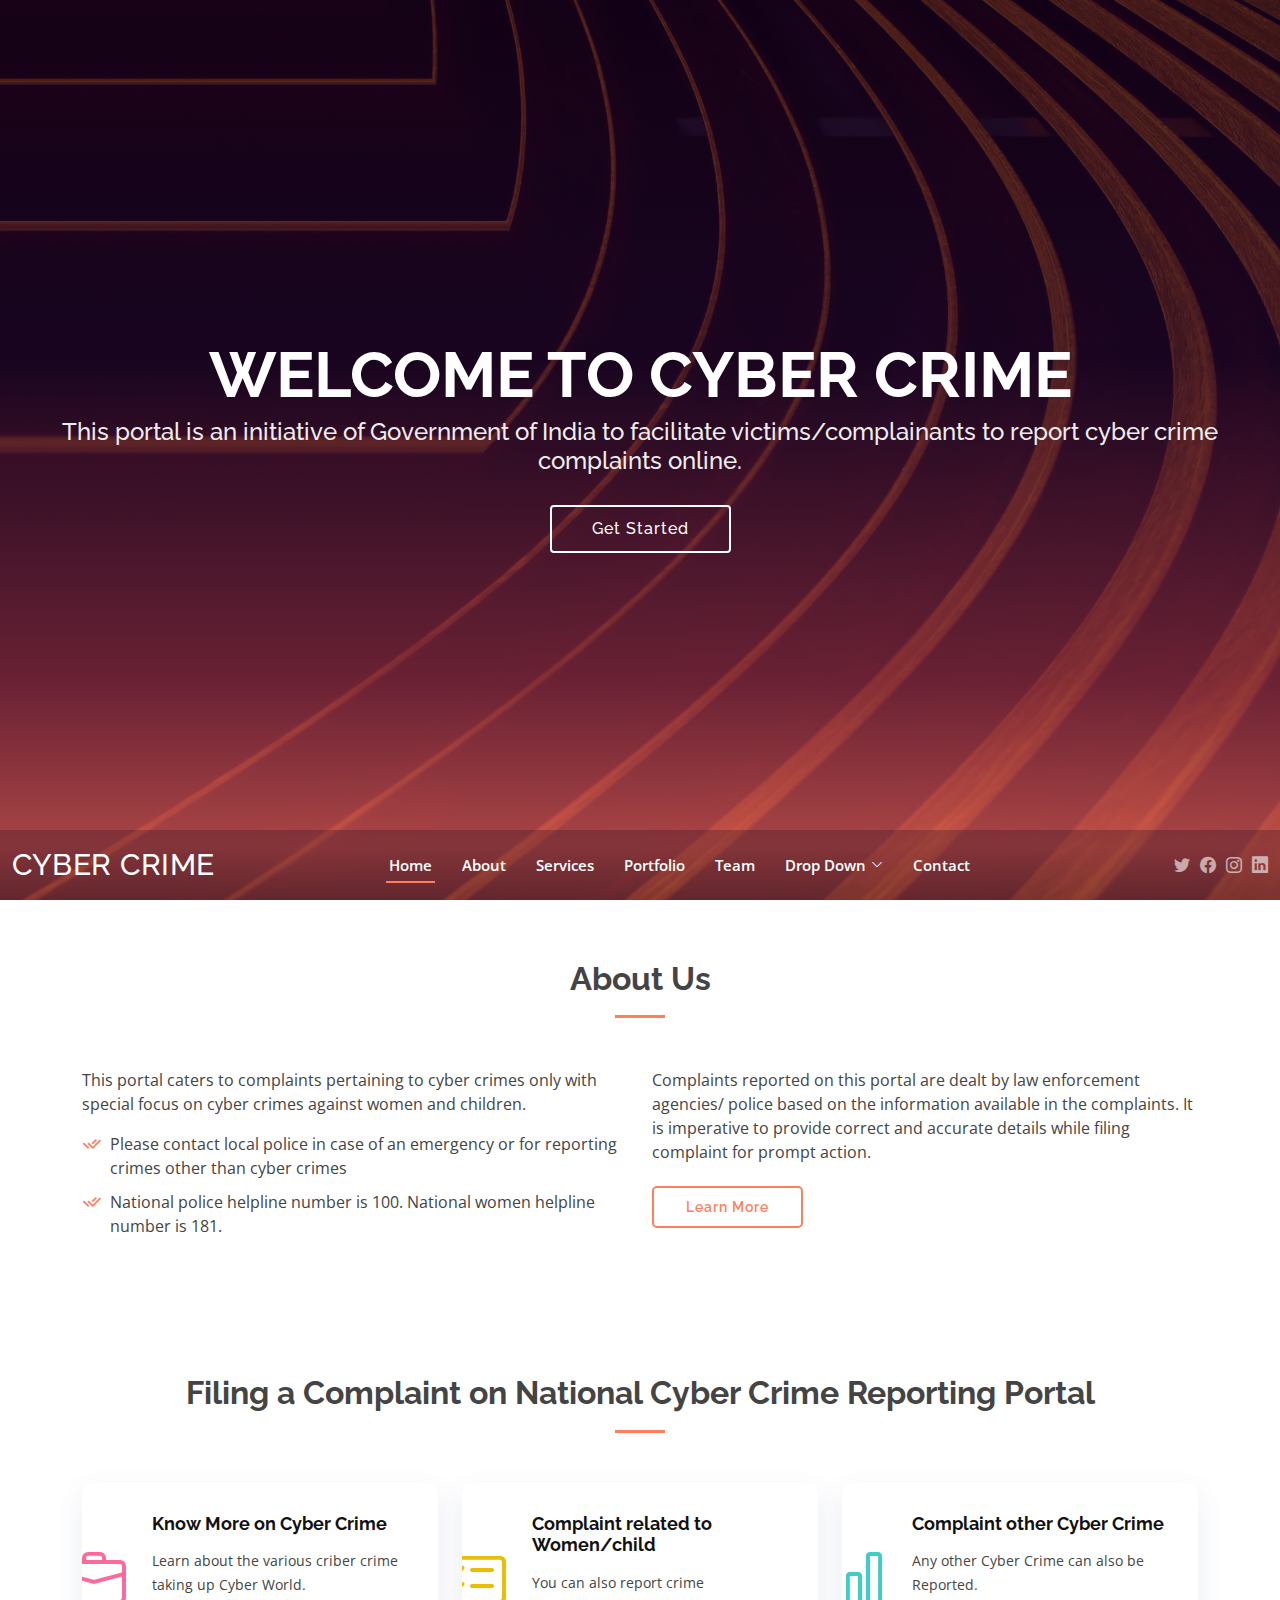
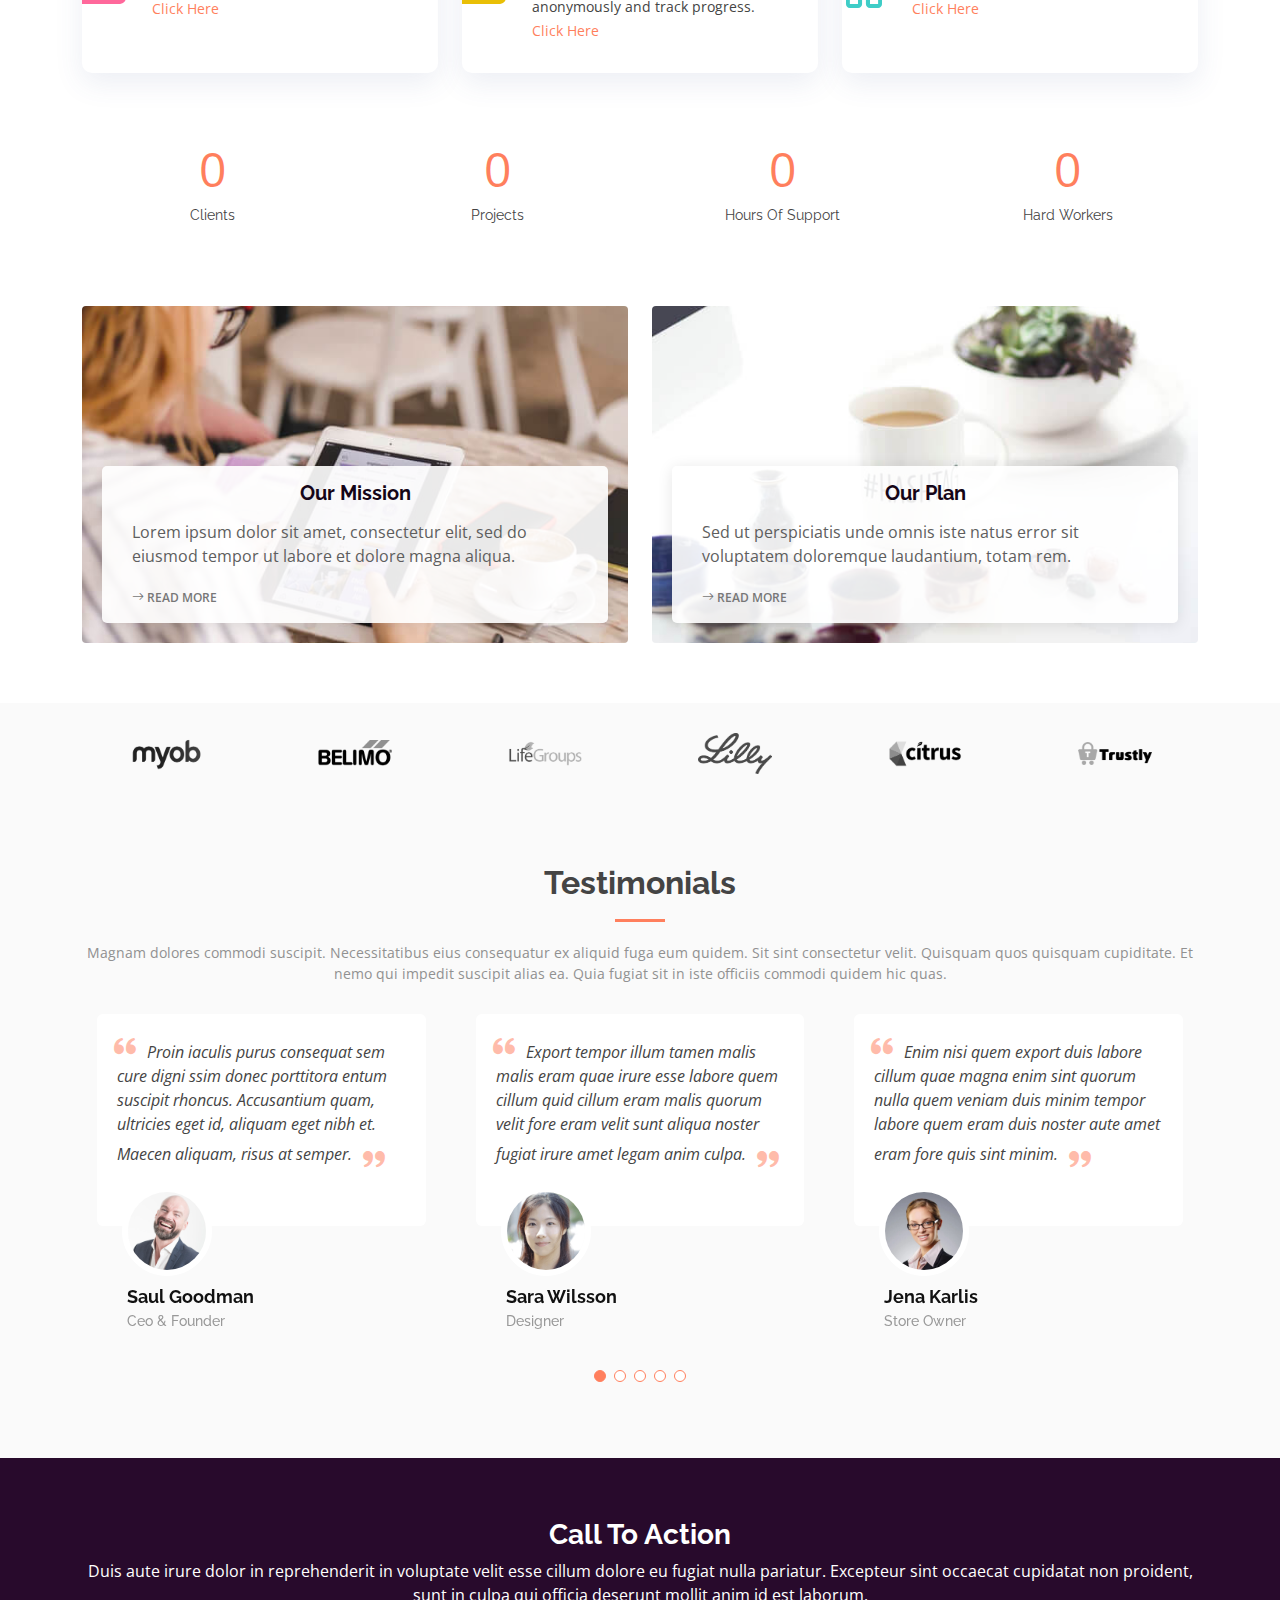
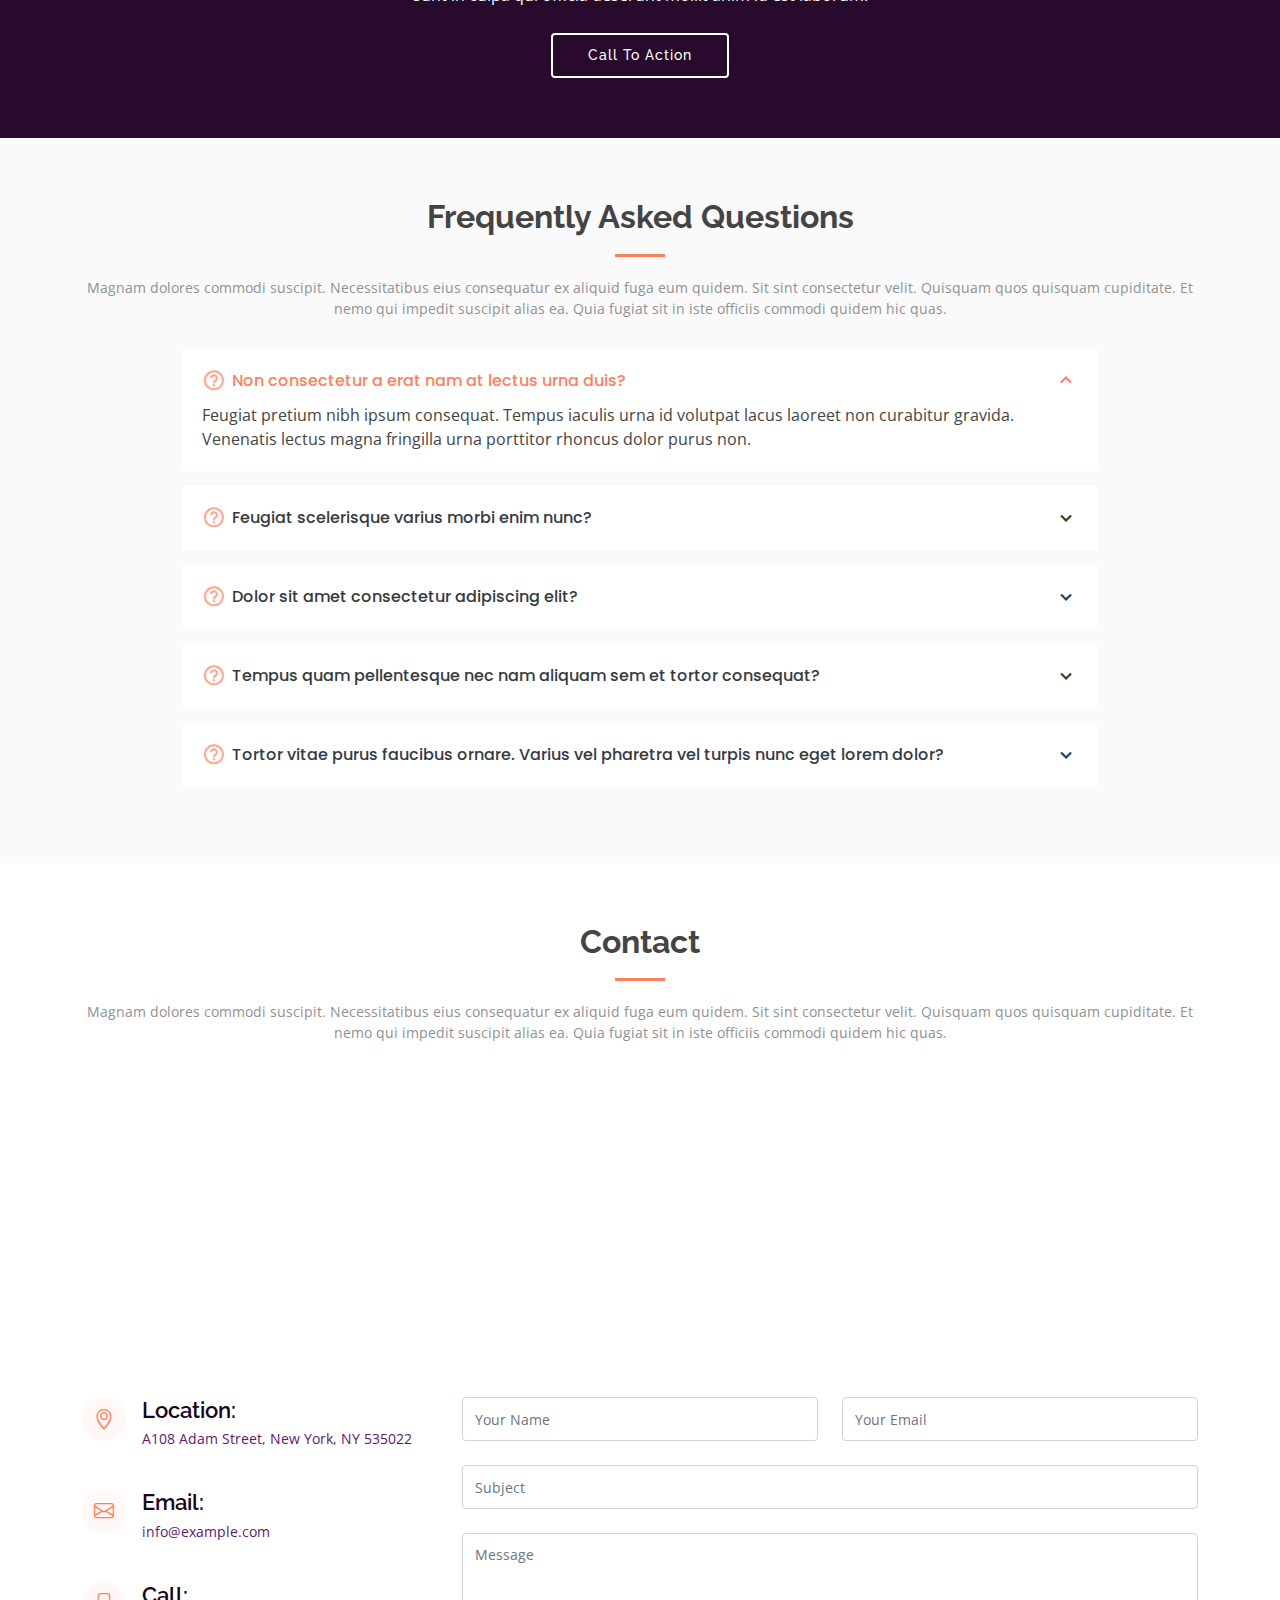
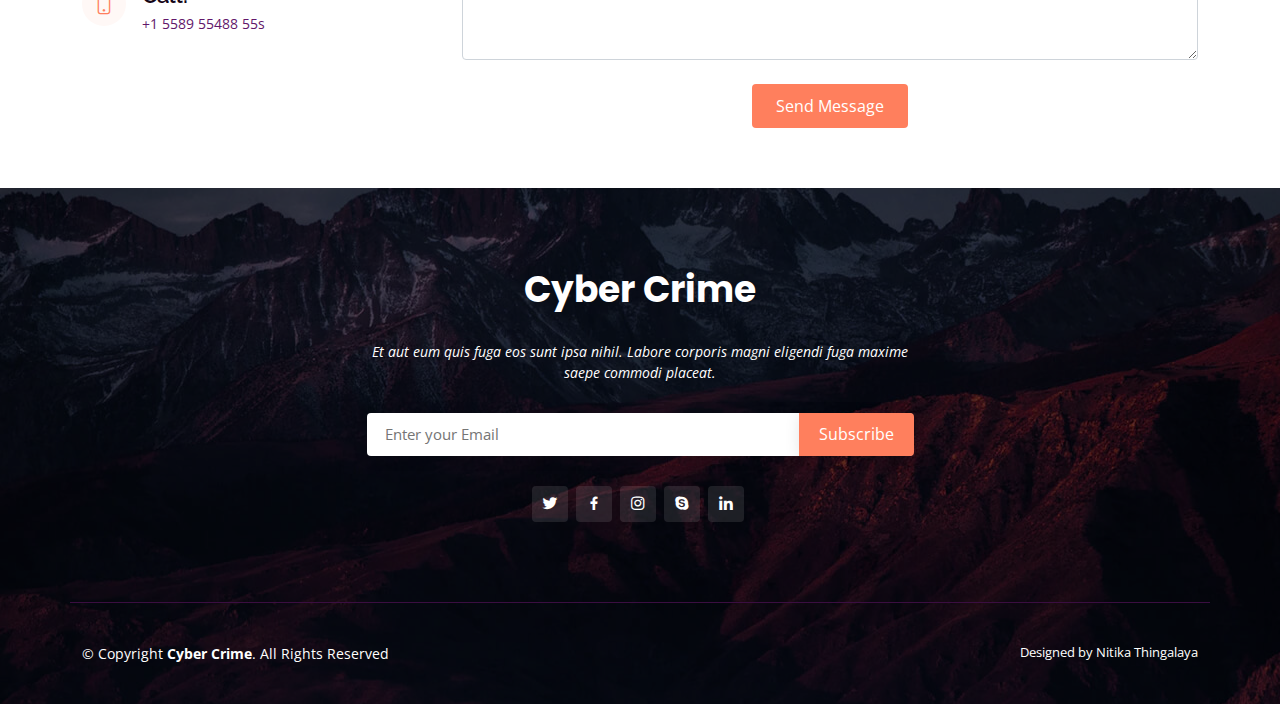
<file: index.html>
<!DOCTYPE html>
<html lang="en">

<head>
  <meta charset="utf-8">
  <meta content="width=device-width, initial-scale=1.0" name="viewport">

  <title>Cyber Crime Portal</title>
  <meta content="This portal is an initiative of Government of India to facilitate victims/complainants to report cyber crime complaints online." name="description">
  <meta content="cyber crime complaint" name="keywords">

  <!-- Favicons -->
  <link href="assets/img/favicon.png" rel="icon">
  <link href="assets/img/apple-touch-icon.png" rel="apple-touch-icon">

  <!-- Google Fonts -->
  <link href="https://fonts.googleapis.com/css?family=Open+Sans:300,300i,400,400i,600,600i,700,700i|Raleway:300,300i,400,400i,500,500i,600,600i,700,700i|Poppins:300,300i,400,400i,500,500i,600,600i,700,700i" rel="stylesheet">

  <!-- Vendor CSS Files -->
  <link href="assets/vendor/bootstrap/css/bootstrap.min.css" rel="stylesheet">
  <link href="assets/vendor/bootstrap-icons/bootstrap-icons.css" rel="stylesheet">
  <link href="assets/vendor/boxicons/css/boxicons.min.css" rel="stylesheet">
  <link href="assets/vendor/glightbox/css/glightbox.min.css" rel="stylesheet">
  <link href="assets/vendor/remixicon/remixicon.css" rel="stylesheet">
  <link href="assets/vendor/swiper/swiper-bundle.min.css" rel="stylesheet">

  <!-- Template Main CSS File -->
  <link href="assets/css/style.css" rel="stylesheet">

  <!-- =======================================================
  * Template Name: Valera - v4.2.0
  * Template URL: https://bootstrapmade.com/valera-free-bootstrap-theme/
  * Author: BootstrapMade.com
  * License: https://bootstrapmade.com/license/
  ======================================================== -->
</head>

<body>

  <!-- ======= Hero Section ======= -->
  <section id="hero">
    <div class="hero-container">
      <h1>Welcome to Cyber Crime</h1>
      <h2>This portal is an initiative of Government of India to facilitate victims/complainants to report cyber crime complaints online.</h2>
      <a href="#about" class="btn-get-started scrollto">Get Started</a>
    </div>
  </section><!-- End Hero -->

  <!-- ======= Header ======= -->
  <header id="header" class="d-flex align-items-center ">
    <div class="container-fluid d-flex align-items-center justify-content-lg-between">

      <h1 class="logo me-auto me-lg-0"><a href="index.html">Cyber Crime</a></h1>
      <!-- Uncomment below if you prefer to use an image logo -->
      <!-- <a href="index.html" class="logo me-auto me-lg-0"><img src="assets/img/logo.png" alt="" class="img-fluid"></a>-->

      <nav id="navbar" class="navbar order-last order-lg-0">
        <ul>
          <li><a class="nav-link scrollto active" href="#hero">Home</a></li>
          <li><a class="nav-link scrollto" href="#about">About</a></li>
          <li><a class="nav-link scrollto" href="#services">Services</a></li>
          <li><a class="nav-link scrollto " href="#portfolio">Portfolio</a></li>
          <li><a class="nav-link scrollto" href="#team">Team</a></li>
          <li class="dropdown"><a href="#"><span>Drop Down</span> <i class="bi bi-chevron-down"></i></a>
            <ul>
              <li><a href="#">Drop Down 1</a></li>
              <li class="dropdown"><a href="#"><span>Deep Drop Down</span> <i class="bi bi-chevron-right"></i></a>
                <ul>
                  <li><a href="#">Deep Drop Down 1</a></li>
                  <li><a href="#">Deep Drop Down 2</a></li>
                  <li><a href="#">Deep Drop Down 3</a></li>
                  <li><a href="#">Deep Drop Down 4</a></li>
                  <li><a href="#">Deep Drop Down 5</a></li>
                </ul>
              </li>
              <li><a href="#">Drop Down 2</a></li>
              <li><a href="#">Drop Down 3</a></li>
              <li><a href="#">Drop Down 4</a></li>
            </ul>
          </li>
          <li><a class="nav-link scrollto" href="#contact">Contact</a></li>
        </ul>
        <i class="bi bi-list mobile-nav-toggle"></i>
      </nav><!-- .navbar -->

      <div class="header-social-links d-flex align-items-center">
        <a href="#" class="twitter"><i class="bi bi-twitter"></i></a>
        <a href="#" class="facebook"><i class="bi bi-facebook"></i></a>
        <a href="#" class="instagram"><i class="bi bi-instagram"></i></a>
        <a href="#" class="linkedin"><i class="bi bi-linkedin"></i></i></a>
      </div>

    </div>
  </header><!-- End Header -->

  <main id="main">


    <!-- ======= About Section ======= -->
    <section id="about" class="about">
      <div class="container">

        <div class="section-title">
          <h2>About Us</h2>
        </div>

        <div class="row content">
          <div class="col-lg-6">
            <p>
              This portal caters to complaints pertaining to cyber crimes only with special focus on cyber crimes against women and children.
            </p>
            <ul>
              <li><i class="ri-check-double-line"></i>Please contact local police in case of an emergency or for reporting crimes other than cyber crimes</li>
              <li><i class="ri-check-double-line"></i> National police helpline number is 100. National women helpline number is 181. </li>
             
            </ul>
          </div>
          <div class="col-lg-6 pt-4 pt-lg-0">
            <p>
              Complaints reported on this portal are dealt by law enforcement agencies/ police based on the information available in the complaints. It is imperative to provide correct and accurate details while filing complaint for prompt action. 
            </p>
            <a href="complaint.html" class="btn-learn-more">Learn More</a>
          </div>
        </div>

      </div>
    </section><!-- End About Section -->

    <section id="services" class="services">
      <div class="container">

        <div class="section-title">
          <h2>Filing a Complaint on National Cyber Crime Reporting Portal</h2>
         <!--  <p>Magnam dolores commodi suscipit. Necessitatibus eius consequatur ex aliquid fuga eum quidem. Sit sint consectetur velit. Quisquam quos quisquam cupiditate. Et nemo qui impedit suscipit alias ea. Quia fugiat sit in iste officiis commodi quidem hic quas.</p>
        -->
        </div>
      
        <div class="row">
          <div class="col-lg-4 col-md-6">
            <div class="icon-box">
              <div class="icon"><i class="bi bi-briefcase" style="color: #ff689b;"></i></div>
              <h4 class="title"><a href="knowmore.html">Know More on Cyber Crime</a></h4>
              <p class="description">Learn about the various criber crime taking up Cyber World. <br> <a href="knowmore.html">Click Here</a></p>
            </div>
          </div>
          <div class="col-lg-4 col-md-6 mt-4 mt-md-0">
            <div class="icon-box">
              <div class="icon"><i class="bi bi-card-checklist" style="color: #e9bf06;"></i></div>
              <h4 class="title"><a href="complaint.html">Complaint related to Women/child</a></h4>
              <p class="description">You can also report crime anonymously and track progress.<br> <a href="complaint.html">Click Here</a></p>
            </div>
          </div>

          <div class="col-lg-4 col-md-6 mt-4 mt-lg-0">
            <div class="icon-box">
              <div class="icon"><i class="bi bi-bar-chart" style="color: #3fcdc7;"></i></div>
              <h4 class="title"><a href="complaint.html">Complaint other Cyber Crime</a></h4>
              <p class="description">Any other Cyber Crime can also be Reported. <br> <a href="complaint.html">Click Here</a></p>
            </div>
          </div>
          <!--
          <div class="col-lg-4 col-md-6 mt-4">
            <div class="icon-box">
              <div class="icon"><i class="bi bi-binoculars" style="color:#41cf2e;"></i></div>
              <h4 class="title"><a href="">Magni Dolores</a></h4>
              <p class="description">Excepteur sint occaecat cupidatat non proident, sunt in culpa qui officia deserunt mollit anim id est laborum</p>
            </div>
          </div>

          <div class="col-lg-4 col-md-6 mt-4">
            <div class="icon-box">
              <div class="icon"><i class="bi bi-brightness-high" style="color: #d6ff22;"></i></div>
              <h4 class="title"><a href="">Nemo Enim</a></h4>
              <p class="description">At vero eos et accusamus et iusto odio dignissimos ducimus qui blanditiis praesentium voluptatum deleniti atque</p>
            </div>
          </div>
          <div class="col-lg-4 col-md-6 mt-4">
            <div class="icon-box">
              <div class="icon"><i class="bi bi-calendar4-week" style="color: #4680ff;"></i></div>
              <h4 class="title"><a href="">Eiusmod Tempor</a></h4>
              <p class="description">Et harum quidem rerum facilis est et expedita distinctio. Nam libero tempore, cum soluta nobis est eligendi</p>
            </div>
          </div>
        </div>
         -->

      </div>
    </section><!-- End Services Section -->

    <!-- ======= Counts Section ======= -->
    <section id="counts" class="counts">
      <div class="container">

        <div class="row counters">

          <div class="col-lg-3 col-6 text-center">
            <span data-purecounter-start="0" data-purecounter-end="232" data-purecounter-duration="1" class="purecounter"></span>
            <p>Clients</p>
          </div>

          <div class="col-lg-3 col-6 text-center">
            <span data-purecounter-start="0" data-purecounter-end="521" data-purecounter-duration="1" class="purecounter"></span>
            <p>Projects</p>
          </div>

          <div class="col-lg-3 col-6 text-center">
            <span data-purecounter-start="0" data-purecounter-end="1463" data-purecounter-duration="1" class="purecounter"></span>
            <p>Hours Of Support</p>
          </div>

          <div class="col-lg-3 col-6 text-center">
            <span data-purecounter-start="0" data-purecounter-end="15" data-purecounter-duration="1" class="purecounter"></span>
            <p>Hard Workers</p>
          </div>

        </div>

      </div>
    </section><!-- End Counts Section -->

    <!-- ======= Our Values Section ======= -->
    <section id="our-values" class="our-values">
      <div class="container">

        <div class="row">
          <div class="col-md-6 d-flex align-items-stretch">
            <div class="card" style='background-image: url("assets/img/our-values-1.jpg");'>
              <div class="card-body">
                <h5 class="card-title"><a href="">Our Mission</a></h5>
                <p class="card-text">Lorem ipsum dolor sit amet, consectetur elit, sed do eiusmod tempor ut labore et dolore magna aliqua.</p>
                <div class="read-more"><a href="#"><i class="bi bi-arrow-right"></i> Read More</a></div>
              </div>
            </div>
          </div>
          <div class="col-md-6 d-flex align-items-stretch mt-4 mt-md-0">
            <div class="card" style='background-image: url("assets/img/our-values-2.jpg");'>
              <div class="card-body">
                <h5 class="card-title"><a href="">Our Plan</a></h5>
                <p class="card-text">Sed ut perspiciatis unde omnis iste natus error sit voluptatem doloremque laudantium, totam rem.</p>
                <div class="read-more"><a href="#"><i class="bi bi-arrow-right"></i> Read More</a></div>
              </div>
            </div>
   
          </div>
           <!-- ======= Our Values Section ======= >
          <div class="col-md-6 d-flex align-items-stretch mt-4">
            <div class="card" style='background-image: url("assets/img/our-values-3.jpg");'>
              <div class="card-body">
                <h5 class="card-title"><a href="">Our Vision</a></h5>
                <p class="card-text">Nemo enim ipsam voluptatem quia voluptas sit aut odit aut fugit, sed quia magni dolores.</p>
                <div class="read-more"><a href="#"><i class="bi bi-arrow-right"></i> Read More</a></div>
              </div>
            </div>
          </div>
          <div class="col-md-6 d-flex align-items-stretch mt-4">
            <div class="card" style='background-image: url("assets/img/our-values-4.jpg");'>
              <div class="card-body">
                <h5 class="card-title"><a href="">Our Care</a></h5>
                <p class="card-text">Nostrum eum sed et autem dolorum perspiciatis. Magni porro quisquam laudantium voluptatem.</p>
                <div class="read-more"><a href="#"><i class="bi bi-arrow-right"></i> Read More</a></div>
              </div>
            </div>
          </div>
          < End Our Values Section -->
        </div>

      </div>
    </section><!-- End Our Values Section -->

    <!-- ======= Clients Section ======= -->
    <section id="clients" class="clients section-bg">
      <div class="container">

        <div class="row">

          <div class="col-lg-2 col-md-4 col-6 d-flex align-items-center justify-content-center">
            <img src="assets/img/clients/client-1.png" class="img-fluid" alt="">
          </div>

          <div class="col-lg-2 col-md-4 col-6 d-flex align-items-center justify-content-center">
            <img src="assets/img/clients/client-2.png" class="img-fluid" alt="">
          </div>

          <div class="col-lg-2 col-md-4 col-6 d-flex align-items-center justify-content-center">
            <img src="assets/img/clients/client-3.png" class="img-fluid" alt="">
          </div>

          <div class="col-lg-2 col-md-4 col-6 d-flex align-items-center justify-content-center">
            <img src="assets/img/clients/client-4.png" class="img-fluid" alt="">
          </div>

          <div class="col-lg-2 col-md-4 col-6 d-flex align-items-center justify-content-center">
            <img src="assets/img/clients/client-5.png" class="img-fluid" alt="">
          </div>

          <div class="col-lg-2 col-md-4 col-6 d-flex align-items-center justify-content-center">
            <img src="assets/img/clients/client-6.png" class="img-fluid" alt="">
          </div>

        </div>

      </div>
    </section><!-- End Clients Section -->


    <!-- ======= Testimonials Section ======= -->
    <section id="testimonials" class="testimonials section-bg">
      <div class="container">

        <div class="section-title">
          <h2>Testimonials</h2>
          <p>Magnam dolores commodi suscipit. Necessitatibus eius consequatur ex aliquid fuga eum quidem. Sit sint consectetur velit. Quisquam quos quisquam cupiditate. Et nemo qui impedit suscipit alias ea. Quia fugiat sit in iste officiis commodi quidem hic quas.</p>
        </div>

        <div class="testimonials-slider swiper-container" data-aos="fade-up" data-aos-delay="100">
          <div class="swiper-wrapper">

            <div class="swiper-slide">
              <div class="testimonial-item">
                <p>
                  <i class="bx bxs-quote-alt-left quote-icon-left"></i>
                  Proin iaculis purus consequat sem cure digni ssim donec porttitora entum suscipit rhoncus. Accusantium quam, ultricies eget id, aliquam eget nibh et. Maecen aliquam, risus at semper.
                  <i class="bx bxs-quote-alt-right quote-icon-right"></i>
                </p>
                <img src="assets/img/testimonials/testimonials-1.jpg" class="testimonial-img" alt="">
                <h3>Saul Goodman</h3>
                <h4>Ceo &amp; Founder</h4>
              </div>
            </div><!-- End testimonial item -->

            <div class="swiper-slide">
              <div class="testimonial-item">
                <p>
                  <i class="bx bxs-quote-alt-left quote-icon-left"></i>
                  Export tempor illum tamen malis malis eram quae irure esse labore quem cillum quid cillum eram malis quorum velit fore eram velit sunt aliqua noster fugiat irure amet legam anim culpa.
                  <i class="bx bxs-quote-alt-right quote-icon-right"></i>
                </p>
                <img src="assets/img/testimonials/testimonials-2.jpg" class="testimonial-img" alt="">
                <h3>Sara Wilsson</h3>
                <h4>Designer</h4>
              </div>
            </div><!-- End testimonial item -->

            <div class="swiper-slide">
              <div class="testimonial-item">
                <p>
                  <i class="bx bxs-quote-alt-left quote-icon-left"></i>
                  Enim nisi quem export duis labore cillum quae magna enim sint quorum nulla quem veniam duis minim tempor labore quem eram duis noster aute amet eram fore quis sint minim.
                  <i class="bx bxs-quote-alt-right quote-icon-right"></i>
                </p>
                <img src="assets/img/testimonials/testimonials-3.jpg" class="testimonial-img" alt="">
                <h3>Jena Karlis</h3>
                <h4>Store Owner</h4>
              </div>
            </div><!-- End testimonial item -->

            <div class="swiper-slide">
              <div class="testimonial-item">
                <p>
                  <i class="bx bxs-quote-alt-left quote-icon-left"></i>
                  Fugiat enim eram quae cillum dolore dolor amet nulla culpa multos export minim fugiat minim velit minim dolor enim duis veniam ipsum anim magna sunt elit fore quem dolore labore illum veniam.
                  <i class="bx bxs-quote-alt-right quote-icon-right"></i>
                </p>
                <img src="assets/img/testimonials/testimonials-4.jpg" class="testimonial-img" alt="">
                <h3>Matt Brandon</h3>
                <h4>Freelancer</h4>
              </div>
            </div><!-- End testimonial item -->

            <div class="swiper-slide">
              <div class="testimonial-item">
                <p>
                  <i class="bx bxs-quote-alt-left quote-icon-left"></i>
                  Quis quorum aliqua sint quem legam fore sunt eram irure aliqua veniam tempor noster veniam enim culpa labore duis sunt culpa nulla illum cillum fugiat legam esse veniam culpa fore nisi cillum quid.
                  <i class="bx bxs-quote-alt-right quote-icon-right"></i>
                </p>
                <img src="assets/img/testimonials/testimonials-5.jpg" class="testimonial-img" alt="">
                <h3>John Larson</h3>
                <h4>Entrepreneur</h4>
              </div>
            </div><!-- End testimonial item -->

          </div>
          <div class="swiper-pagination"></div>
        </div>

      </div>
    </section><!-- End Testimonials Section -->

    <!-- ======= Cta Section ======= -->
    <section id="cta" class="cta">
      <div class="container">

        <div class="text-center">
          <h3>Call To Action</h3>
          <p> Duis aute irure dolor in reprehenderit in voluptate velit esse cillum dolore eu fugiat nulla pariatur. Excepteur sint occaecat cupidatat non proident, sunt in culpa qui officia deserunt mollit anim id est laborum.</p>
          <a class="cta-btn" href="#">Call To Action</a>
        </div>

      </div>
    </section><!-- End Cta Section -->

    <!-- ======= Portfolio Section ======= >
    <section id="portfolio" class="portfolio">
      <div class="container">

        <div class="section-title">
          <h2>Portfolio</h2>
          <p>Magnam dolores commodi suscipit. Necessitatibus eius consequatur ex aliquid fuga eum quidem. Sit sint consectetur velit. Quisquam quos quisquam cupiditate. Et nemo qui impedit suscipit alias ea. Quia fugiat sit in iste officiis commodi quidem hic quas.</p>
        </div>

        <ul id="portfolio-flters" class="d-flex justify-content-center">
          <li data-filter="*" class="filter-active">All</li>
          <li data-filter=".filter-app">App</li>
          <li data-filter=".filter-card">Card</li>
          <li data-filter=".filter-web">Web</li>
        </ul>

        <div class="row portfolio-container">

          <div class="col-lg-4 col-md-6 portfolio-item filter-app">
            <div class="portfolio-img"><img src="assets/img/portfolio/portfolio-1.jpg" class="img-fluid" alt=""></div>
            <div class="portfolio-info">
              <h4>App 1</h4>
              <p>App</p>
              <a href="assets/img/portfolio/portfolio-1.jpg" data-gallery="portfolioGallery" class="portfolio-lightbox preview-link" title="App 1"><i class="bx bx-plus"></i></a>
              <a href="portfolio-details.html" class="details-link" title="More Details"><i class="bx bx-link"></i></a>
            </div>
          </div>

          <div class="col-lg-4 col-md-6 portfolio-item filter-web">
            <div class="portfolio-img"><img src="assets/img/portfolio/portfolio-2.jpg" class="img-fluid" alt=""></div>
            <div class="portfolio-info">
              <h4>Web 3</h4>
              <p>Web</p>
              <a href="assets/img/portfolio/portfolio-2.jpg" data-gallery="portfolioGallery" class="portfolio-lightbox preview-link" title="Web 3"><i class="bx bx-plus"></i></a>
              <a href="portfolio-details.html" class="details-link" title="More Details"><i class="bx bx-link"></i></a>
            </div>
          </div>

          <div class="col-lg-4 col-md-6 portfolio-item filter-app">
            <div class="portfolio-img"><img src="assets/img/portfolio/portfolio-3.jpg" class="img-fluid" alt=""></div>
            <div class="portfolio-info">
              <h4>App 2</h4>
              <p>App</p>
              <a href="assets/img/portfolio/portfolio-3.jpg" data-gallery="portfolioGallery" class="portfolio-lightbox preview-link" title="App 2"><i class="bx bx-plus"></i></a>
              <a href="portfolio-details.html" class="details-link" title="More Details"><i class="bx bx-link"></i></a>
            </div>
          </div>

          <div class="col-lg-4 col-md-6 portfolio-item filter-card">
            <div class="portfolio-img"><img src="assets/img/portfolio/portfolio-4.jpg" class="img-fluid" alt=""></div>
            <div class="portfolio-info">
              <h4>Card 2</h4>
              <p>Card</p>
              <a href="assets/img/portfolio/portfolio-4.jpg" data-gallery="portfolioGallery" class="portfolio-lightbox preview-link" title="Card 2"><i class="bx bx-plus"></i></a>
              <a href="portfolio-details.html" class="details-link" title="More Details"><i class="bx bx-link"></i></a>
            </div>
          </div>

          <div class="col-lg-4 col-md-6 portfolio-item filter-web">
            <div class="portfolio-img"><img src="assets/img/portfolio/portfolio-5.jpg" class="img-fluid" alt=""></div>
            <div class="portfolio-info">
              <h4>Web 2</h4>
              <p>Web</p>
              <a href="assets/img/portfolio/portfolio-5.jpg" data-gallery="portfolioGallery" class="portfolio-lightbox preview-link" title="Web 2"><i class="bx bx-plus"></i></a>
              <a href="portfolio-details.html" class="details-link" title="More Details"><i class="bx bx-link"></i></a>
            </div>
          </div>

          <div class="col-lg-4 col-md-6 portfolio-item filter-app">
            <div class="portfolio-img"><img src="assets/img/portfolio/portfolio-6.jpg" class="img-fluid" alt=""></div>
            <div class="portfolio-info">
              <h4>App 3</h4>
              <p>App</p>
              <a href="assets/img/portfolio/portfolio-6.jpg" data-gallery="portfolioGallery" class="portfolio-lightbox preview-link" title="App 3"><i class="bx bx-plus"></i></a>
              <a href="portfolio-details.html" class="details-link" title="More Details"><i class="bx bx-link"></i></a>
            </div>
          </div>

          <div class="col-lg-4 col-md-6 portfolio-item filter-card">
            <div class="portfolio-img"><img src="assets/img/portfolio/portfolio-7.jpg" class="img-fluid" alt=""></div>
            <div class="portfolio-info">
              <h4>Card 1</h4>
              <p>Card</p>
              <a href="assets/img/portfolio/portfolio-7.jpg" data-gallery="portfolioGallery" class="portfolio-lightbox preview-link" title="Card 1"><i class="bx bx-plus"></i></a>
              <a href="portfolio-details.html" class="details-link" title="More Details"><i class="bx bx-link"></i></a>
            </div>
          </div>

          <div class="col-lg-4 col-md-6 portfolio-item filter-card">
            <div class="portfolio-img"><img src="assets/img/portfolio/portfolio-8.jpg" class="img-fluid" alt=""></div>
            <div class="portfolio-info">
              <h4>Card 3</h4>
              <p>Card</p>
              <a href="assets/img/portfolio/portfolio-8.jpg" data-gallery="portfolioGallery" class="portfolio-lightbox preview-link" title="Card 3"><i class="bx bx-plus"></i></a>
              <a href="portfolio-details.html" class="details-link" title="More Details"><i class="bx bx-link"></i></a>
            </div>
          </div>

          <div class="col-lg-4 col-md-6 portfolio-item filter-web">
            <div class="portfolio-img"><img src="assets/img/portfolio/portfolio-9.jpg" class="img-fluid" alt=""></div>
            <div class="portfolio-info">
              <h4>Web 3</h4>
              <p>Web</p>
              <a href="assets/img/portfolio/portfolio-9.jpg" data-gallery="portfolioGallery" class="portfolio-lightbox preview-link" title="Web 3"><i class="bx bx-plus"></i></a>
              <a href="portfolio-details.html" class="details-link" title="More Details"><i class="bx bx-link"></i></a>
            </div>
          </div>

        </div>

      </div>
    </section>< End Portfolio Section -->

    <!-- ======= Team Section ======= >
    <section id="team" class="team section-bg">
      <div class="container">

        <div class="section-title">
          <h2>Team</h2>
          <p>Magnam dolores commodi suscipit. Necessitatibus eius consequatur ex aliquid fuga eum quidem. Sit sint consectetur velit. Quisquam quos quisquam cupiditate. Et nemo qui impedit suscipit alias ea. Quia fugiat sit in iste officiis commodi quidem hic quas.</p>
        </div>

        <div class="row">

          <div class="col-lg-3 col-md-6 d-flex align-items-stretch">
            <div class="member">
              <div class="member-img">
                <img src="assets/img/team/team-1.jpg" class="img-fluid" alt="">
                <div class="social">
                  <a href=""><i class="bi bi-twitter"></i></a>
                  <a href=""><i class="bi bi-facebook"></i></a>
                  <a href=""><i class="bi bi-instagram"></i></a>
                  <a href=""><i class="bi bi-linkedin"></i></a>
                </div>
              </div>
              <div class="member-info">
                <h4>Walter White</h4>
                <span>Chief Executive Officer</span>
              </div>
            </div>
          </div>

          <div class="col-lg-3 col-md-6 d-flex align-items-stretch">
            <div class="member">
              <div class="member-img">
                <img src="assets/img/team/team-2.jpg" class="img-fluid" alt="">
                <div class="social">
                  <a href=""><i class="bi bi-twitter"></i></a>
                  <a href=""><i class="bi bi-facebook"></i></a>
                  <a href=""><i class="bi bi-instagram"></i></a>
                  <a href=""><i class="bi bi-linkedin"></i></a>
                </div>
              </div>
              <div class="member-info">
                <h4>Sarah Jhonson</h4>
                <span>Product Manager</span>
              </div>
            </div>
          </div>

          <div class="col-lg-3 col-md-6 d-flex align-items-stretch">
            <div class="member">
              <div class="member-img">
                <img src="assets/img/team/team-3.jpg" class="img-fluid" alt="">
                <div class="social">
                  <a href=""><i class="bi bi-twitter"></i></a>
                  <a href=""><i class="bi bi-facebook"></i></a>
                  <a href=""><i class="bi bi-instagram"></i></a>
                  <a href=""><i class="bi bi-linkedin"></i></a>
                </div>
              </div>
              <div class="member-info">
                <h4>William Anderson</h4>
                <span>CTO</span>
              </div>
            </div>
          </div>

          <div class="col-lg-3 col-md-6 d-flex align-items-stretch">
            <div class="member">
              <div class="member-img">
                <img src="assets/img/team/team-4.jpg" class="img-fluid" alt="">
                <div class="social">
                  <a href=""><i class="bi bi-twitter"></i></a>
                  <a href=""><i class="bi bi-facebook"></i></a>
                  <a href=""><i class="bi bi-instagram"></i></a>
                  <a href=""><i class="bi bi-linkedin"></i></a>
                </div>
              </div>
              <div class="member-info">
                <h4>Amanda Jepson</h4>
                <span>Accountant</span>
              </div>
            </div>
          </div>

        </div>

      </div>
    </section>< End Team Section -->

    <!-- ======= Pricing Section ======= >
    <section id="pricing" class="pricing">
      <div class="container">

        <div class="section-title">
          <h2>Pricing</h2>
          <p>Magnam dolores commodi suscipit. Necessitatibus eius consequatur ex aliquid fuga eum quidem. Sit sint consectetur velit. Quisquam quos quisquam cupiditate. Et nemo qui impedit suscipit alias ea. Quia fugiat sit in iste officiis commodi quidem hic quas.</p>
        </div>

        <div class="row">

          <div class="col-lg-3 col-md-6">
            <div class="box">
              <h3>Free</h3>
              <h4><sup>$</sup>0<span> / month</span></h4>
              <ul>
                <li>Aida dere</li>
                <li>Nec feugiat nisl</li>
                <li>Nulla at volutpat dola</li>
                <li class="na">Pharetra massa</li>
                <li class="na">Massa ultricies mi</li>
              </ul>
              <div class="btn-wrap">
                <a href="#" class="btn-buy">Buy Now</a>
              </div>
            </div>
          </div>

          <div class="col-lg-3 col-md-6 mt-4 mt-md-0">
            <div class="box featured">
              <h3>Business</h3>
              <h4><sup>$</sup>19<span> / month</span></h4>
              <ul>
                <li>Aida dere</li>
                <li>Nec feugiat nisl</li>
                <li>Nulla at volutpat dola</li>
                <li>Pharetra massa</li>
                <li class="na">Massa ultricies mi</li>
              </ul>
              <div class="btn-wrap">
                <a href="#" class="btn-buy">Buy Now</a>
              </div>
            </div>
          </div>

          <div class="col-lg-3 col-md-6 mt-4 mt-lg-0">
            <div class="box">
              <h3>Developer</h3>
              <h4><sup>$</sup>29<span> / month</span></h4>
              <ul>
                <li>Aida dere</li>
                <li>Nec feugiat nisl</li>
                <li>Nulla at volutpat dola</li>
                <li>Pharetra massa</li>
                <li>Massa ultricies mi</li>
              </ul>
              <div class="btn-wrap">
                <a href="#" class="btn-buy">Buy Now</a>
              </div>
            </div>
          </div>

          <div class="col-lg-3 col-md-6 mt-4 mt-lg-0">
            <div class="box">
              <span class="advanced">Advanced</span>
              <h3>Ultimate</h3>
              <h4><sup>$</sup>49<span> / month</span></h4>
              <ul>
                <li>Aida dere</li>
                <li>Nec feugiat nisl</li>
                <li>Nulla at volutpat dola</li>
                <li>Pharetra massa</li>
                <li>Massa ultricies mi</li>
              </ul>
              <div class="btn-wrap">
                <a href="#" class="btn-buy">Buy Now</a>
              </div>
            </div>
          </div>

        </div>

      </div>
    </section>< End Pricing Section -->

    <!-- ======= Frequently Asked Questions Section ======= -->
    <section id="faq" class="faq section-bg">
      <div class="container">

        <div class="section-title">
          <h2>Frequently Asked Questions</h2>
          <p>Magnam dolores commodi suscipit. Necessitatibus eius consequatur ex aliquid fuga eum quidem. Sit sint consectetur velit. Quisquam quos quisquam cupiditate. Et nemo qui impedit suscipit alias ea. Quia fugiat sit in iste officiis commodi quidem hic quas.</p>
        </div>

        <div class="faq-list">
          <ul>
            <li data-aos="fade-up">
              <i class="bx bx-help-circle icon-help"></i> <a data-bs-toggle="collapse" class="collapse" data-bs-target="#faq-list-1">Non consectetur a erat nam at lectus urna duis? <i class="bx bx-chevron-down icon-show"></i><i class="bx bx-chevron-up icon-close"></i></a>
              <div id="faq-list-1" class="collapse show" data-bs-parent=".faq-list">
                <p>
                  Feugiat pretium nibh ipsum consequat. Tempus iaculis urna id volutpat lacus laoreet non curabitur gravida. Venenatis lectus magna fringilla urna porttitor rhoncus dolor purus non.
                </p>
              </div>
            </li>

            <li data-aos="fade-up" data-aos-delay="100">
              <i class="bx bx-help-circle icon-help"></i> <a data-bs-toggle="collapse" data-bs-target="#faq-list-2" class="collapsed">Feugiat scelerisque varius morbi enim nunc? <i class="bx bx-chevron-down icon-show"></i><i class="bx bx-chevron-up icon-close"></i></a>
              <div id="faq-list-2" class="collapse" data-bs-parent=".faq-list">
                <p>
                  Dolor sit amet consectetur adipiscing elit pellentesque habitant morbi. Id interdum velit laoreet id donec ultrices. Fringilla phasellus faucibus scelerisque eleifend donec pretium. Est pellentesque elit ullamcorper dignissim. Mauris ultrices eros in cursus turpis massa tincidunt dui.
                </p>
              </div>
            </li>

            <li data-aos="fade-up" data-aos-delay="200">
              <i class="bx bx-help-circle icon-help"></i> <a data-bs-toggle="collapse" data-bs-target="#faq-list-3" class="collapsed">Dolor sit amet consectetur adipiscing elit? <i class="bx bx-chevron-down icon-show"></i><i class="bx bx-chevron-up icon-close"></i></a>
              <div id="faq-list-3" class="collapse" data-bs-parent=".faq-list">
                <p>
                  Eleifend mi in nulla posuere sollicitudin aliquam ultrices sagittis orci. Faucibus pulvinar elementum integer enim. Sem nulla pharetra diam sit amet nisl suscipit. Rutrum tellus pellentesque eu tincidunt. Lectus urna duis convallis convallis tellus. Urna molestie at elementum eu facilisis sed odio morbi quis
                </p>
              </div>
            </li>

            <li data-aos="fade-up" data-aos-delay="300">
              <i class="bx bx-help-circle icon-help"></i> <a data-bs-toggle="collapse" data-bs-target="#faq-list-4" class="collapsed">Tempus quam pellentesque nec nam aliquam sem et tortor consequat? <i class="bx bx-chevron-down icon-show"></i><i class="bx bx-chevron-up icon-close"></i></a>
              <div id="faq-list-4" class="collapse" data-bs-parent=".faq-list">
                <p>
                  Molestie a iaculis at erat pellentesque adipiscing commodo. Dignissim suspendisse in est ante in. Nunc vel risus commodo viverra maecenas accumsan. Sit amet nisl suscipit adipiscing bibendum est. Purus gravida quis blandit turpis cursus in.
                </p>
              </div>
            </li>

            <li data-aos="fade-up" data-aos-delay="400">
              <i class="bx bx-help-circle icon-help"></i> <a data-bs-toggle="collapse" data-bs-target="#faq-list-5" class="collapsed">Tortor vitae purus faucibus ornare. Varius vel pharetra vel turpis nunc eget lorem dolor? <i class="bx bx-chevron-down icon-show"></i><i class="bx bx-chevron-up icon-close"></i></a>
              <div id="faq-list-5" class="collapse" data-bs-parent=".faq-list">
                <p>
                  Laoreet sit amet cursus sit amet dictum sit amet justo. Mauris vitae ultricies leo integer malesuada nunc vel. Tincidunt eget nullam non nisi est sit amet. Turpis nunc eget lorem dolor sed. Ut venenatis tellus in metus vulputate eu scelerisque.
                </p>
              </div>
            </li>

          </ul>
        </div>

      </div>
    </section><!-- End Frequently Asked Questions Section -->

    <!-- ======= Contact Section ======= -->
    <section id="contact" class="contact">
      <div class="container">

        <div class="section-title">
          <h2>Contact</h2>
          <p>Magnam dolores commodi suscipit. Necessitatibus eius consequatur ex aliquid fuga eum quidem. Sit sint consectetur velit. Quisquam quos quisquam cupiditate. Et nemo qui impedit suscipit alias ea. Quia fugiat sit in iste officiis commodi quidem hic quas.</p>
        </div>

        <div>
          <iframe style="border:0; width: 100%; height: 270px;" src="https://www.google.com/maps/embed?pb=!1m14!1m8!1m3!1d12097.433213460943!2d-74.0062269!3d40.7101282!3m2!1i1024!2i768!4f13.1!3m3!1m2!1s0x0%3A0xb89d1fe6bc499443!2sDowntown+Conference+Center!5e0!3m2!1smk!2sbg!4v1539943755621" frameborder="0" allowfullscreen></iframe>
        </div>

        <div class="row mt-5">

          <div class="col-lg-4">
            <div class="info">
              <div class="address">
                <i class="bi bi-geo-alt"></i>
                <h4>Location:</h4>
                <p>A108 Adam Street, New York, NY 535022</p>
              </div>

              <div class="email">
                <i class="bi bi-envelope"></i>
                <h4>Email:</h4>
                <p>info@example.com</p>
              </div>

              <div class="phone">
                <i class="bi bi-phone"></i>
                <h4>Call:</h4>
                <p>+1 5589 55488 55s</p>
              </div>

            </div>

          </div>

          <div class="col-lg-8 mt-5 mt-lg-0">

            <form action="forms/contact.php" method="post" role="form" class="php-email-form">
              <div class="row">
                <div class="col-md-6 form-group">
                  <input type="text" name="name" class="form-control" id="name" placeholder="Your Name" required>
                </div>
                <div class="col-md-6 form-group mt-3 mt-md-0">
                  <input type="email" class="form-control" name="email" id="email" placeholder="Your Email" required>
                </div>
              </div>
              <div class="form-group mt-3">
                <input type="text" class="form-control" name="subject" id="subject" placeholder="Subject" required>
              </div>
              <div class="form-group mt-3">
                <textarea class="form-control" name="message" rows="5" placeholder="Message" required></textarea>
              </div>
              <div class="my-3">
                <div class="loading">Loading</div>
                <div class="error-message"></div>
                <div class="sent-message">Your message has been sent. Thank you!</div>
              </div>
              <div class="text-center"><button type="submit">Send Message</button></div>
            </form>

          </div>

        </div>

      </div>
    </section><!-- End Contact Section -->

  </main><!-- End #main -->

  <!-- ======= Footer ======= -->
  <footer id="footer">

    <div class="footer-top">

      <div class="container">

        <div class="row  justify-content-center">
          <div class="col-lg-6">
            <h3>Cyber Crime</h3>
            <p>Et aut eum quis fuga eos sunt ipsa nihil. Labore corporis magni eligendi fuga maxime saepe commodi placeat.</p>
          </div>
        </div>

        <div class="row footer-newsletter justify-content-center">
          <div class="col-lg-6">
            <form action="" method="post">
              <input type="email" name="email" placeholder="Enter your Email"><input type="submit" value="Subscribe">
            </form>
          </div>
        </div>

        <div class="social-links">
          <a href="#" class="twitter"><i class="bx bxl-twitter"></i></a>
          <a href="#" class="facebook"><i class="bx bxl-facebook"></i></a>
          <a href="#" class="instagram"><i class="bx bxl-instagram"></i></a>
          <a href="#" class="google-plus"><i class="bx bxl-skype"></i></a>
          <a href="#" class="linkedin"><i class="bx bxl-linkedin"></i></a>
        </div>

      </div>
    </div>

    <div class="container footer-bottom clearfix">
      <div class="copyright">
        &copy; Copyright <strong><span>Cyber Crime</span></strong>. All Rights Reserved
      </div>
      <div class="credits">
        <!-- All the links in the footer should remain intact. -->
        <!-- You can delete the links only if you purchased the pro version. -->
        <!-- Licensing information: https://bootstrapmade.com/license/ -->
        <!-- Purchase the pro version with working PHP/AJAX contact form: https://bootstrapmade.com/valera-free-bootstrap-theme/ -->
        Designed by Nitika Thingalaya
      </div>
    </div>
  </footer><!-- End Footer -->

  <div id="preloader"></div>
  <a href="#" class="back-to-top d-flex align-items-center justify-content-center"><i class="bi bi-arrow-up-short"></i></a>

  <!-- Vendor JS Files -->
  <script src="assets/vendor/bootstrap/js/bootstrap.bundle.min.js"></script>
  <script src="assets/vendor/glightbox/js/glightbox.min.js"></script>
  <script src="assets/vendor/isotope-layout/isotope.pkgd.min.js"></script>
  <script src="assets/vendor/php-email-form/validate.js"></script>
  <script src="assets/vendor/purecounter/purecounter.js"></script>
  <script src="assets/vendor/swiper/swiper-bundle.min.js"></script>

  <!-- Template Main JS File -->
  <script src="assets/js/main.js"></script>

</body>

</html>
</file>
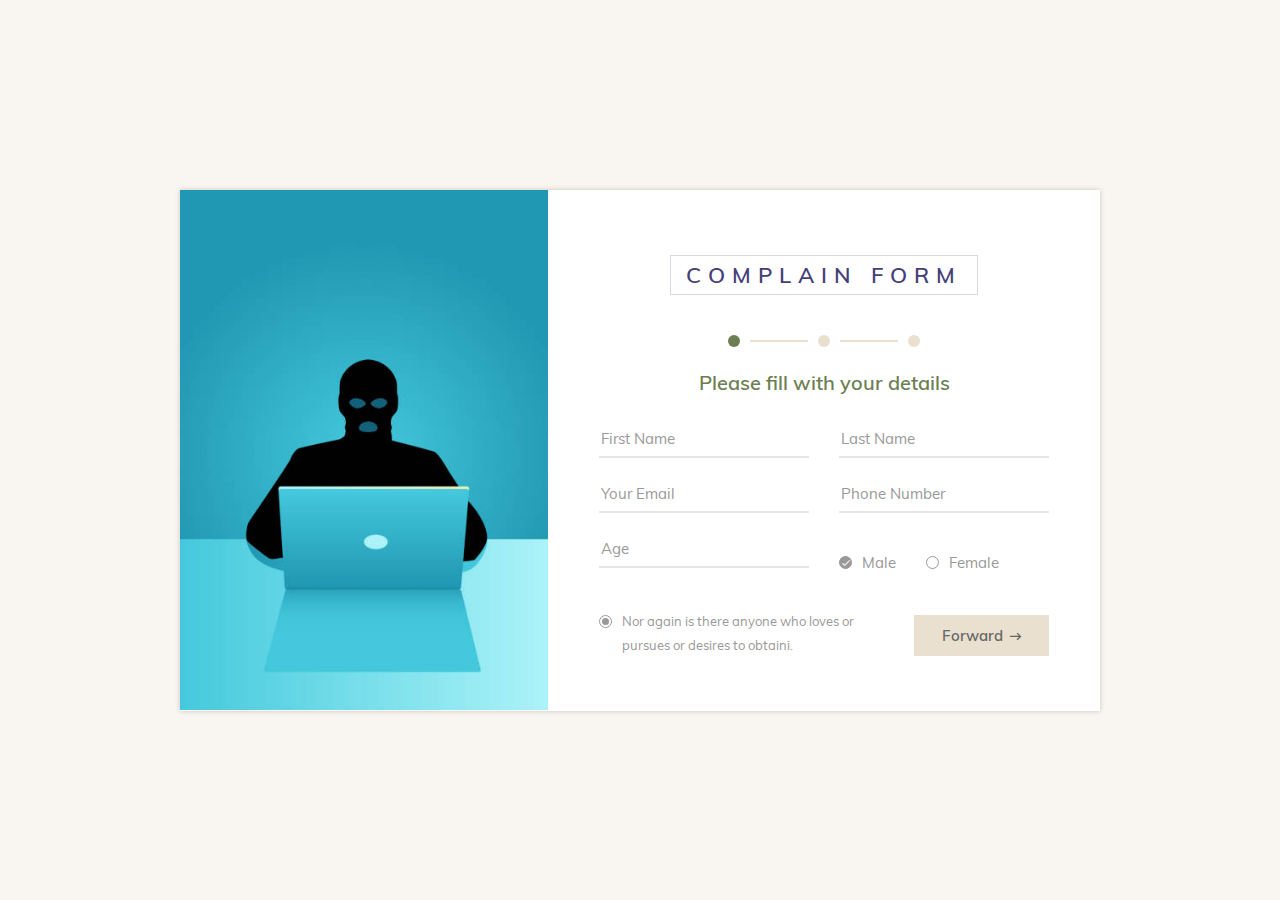
<file: complaint/index.html>
<!DOCTYPE html>
<html>
	<head>
		<meta charset="utf-8">
		<title>Complaint Form</title>
		<meta name="viewport" content="width=device-width, initial-scale=1.0">
		<meta name="author" content="">

		<!-- MATERIAL DESIGN ICONIC FONT -->
		<link rel="stylesheet" href="fonts/material-design-iconic-font/css/material-design-iconic-font.css">

		<!-- STYLE CSS -->
		<link rel="stylesheet" href="css/style.css">
	</head>
	<body>
		<div class="wrapper">
            <form action="" id="wizard">
        		<!-- SECTION 1 -->
                <h2></h2>
                <section>
                    <div class="inner">
						<div class="image-holder">
							<img src="images/form-wizard-1.jpg" alt="">
						</div>
						<div class="form-content" >
							<div class="form-header">
								<h3>Complain Form</h3>
							</div>
							<p>Please fill with your details</p>
							<div class="form-row">
								<div class="form-holder">
									<input type="text" placeholder="First Name" class="form-control">
								</div>
								<div class="form-holder">
									<input type="text" placeholder="Last Name" class="form-control">
								</div>
							</div>
							<div class="form-row">
								<div class="form-holder">
									<input type="text" placeholder="Your Email" class="form-control">
								</div>
								<div class="form-holder">
									<input type="text" placeholder="Phone Number" class="form-control">
								</div>
							</div>
							<div class="form-row">
								<div class="form-holder">
									<input type="text" placeholder="Age" class="form-control">
								</div>
								<div class="form-holder" style="align-self: flex-end; transform: translateY(4px);">
									<div class="checkbox-tick">
										<label class="male">
											<input type="radio" name="gender" value="male" checked> Male<br>
											<span class="checkmark"></span>
										</label>
										<label class="female">
											<input type="radio" name="gender" value="female"> Female<br>
											<span class="checkmark"></span>
										</label>
									</div>
								</div>
							</div>
							<div class="checkbox-circle">
								<label>
									<input type="checkbox" checked> Nor again is there anyone who loves or pursues or desires to obtaini.
									<span class="checkmark"></span>
								</label>
							</div>
						</div>
					</div>
                </section>

				<!-- SECTION 2 -->
                <h2></h2>
                <section>
                    <div class="inner">
						<div class="image-holder">
							<img src="images/form-wizard-2.jpg" alt="">
						</div>
						<div class="form-content">
							<div class="form-header">
								<h3>Complain Form</h3>
							</div>
							<p>Please fill with additional info</p>
							<div class="form-row">
								<div class="form-holder w-100">
									<input type="text" placeholder="Address" class="form-control">
								</div>
							</div>
							<div class="form-row">
								<div class="form-holder">
									<input type="text" placeholder="City" class="form-control">
								</div>
								<div class="form-holder">
									<input type="text" placeholder="Zip Code" class="form-control">
								</div>
							</div>

							<div class="form-row">
								<div class="select">
									<div class="form-holder">
										<div class="select-control">Your country</div>
										<i class="zmdi zmdi-caret-down"></i>
									</div>
									<ul class="dropdown">
										<li rel="United States">United States</li>
										<li rel="United Kingdom">United Kingdom</li>
										<li rel="Viet Nam">Viet Nam</li>
									</ul>
								</div>
								<div class="form-holder"></div>
							</div>
						</div>
					</div>
                </section>

                <!-- SECTION 3 -->
                <h2></h2>
                <section>
                    <div class="inner">
						<div class="image-holder">
							<img src="images/form-wizard-3.jpg" alt="">
						</div>
						<div class="form-content">
							<div class="form-header">
								<h3>Complain Form</h3>
							</div>
							<p>Send an optional message</p>
							<div class="form-row">
								<div class="form-holder w-100">
									<textarea name="" id="" placeholder="Your messagere here!" class="form-control" style="height: 99px;"></textarea>
								</div>
							</div>
							<div class="checkbox-circle mt-24">
								<label>
									<input type="checkbox" checked>  Please accept <a href="#">terms and conditions ?</a>
									<span class="checkmark"></span>
								</label>
							</div>
						</div>
					</div>
                </section>
            </form>
		</div>

		<!-- JQUERY -->
		<script src="js/jquery-3.3.1.min.js"></script>

		<!-- JQUERY STEP -->
		<script src="js/jquery.steps.js"></script>
		<script src="js/main.js"></script>
		<!-- Template created and distributed by Colorlib -->
</body>
</html>
</file>
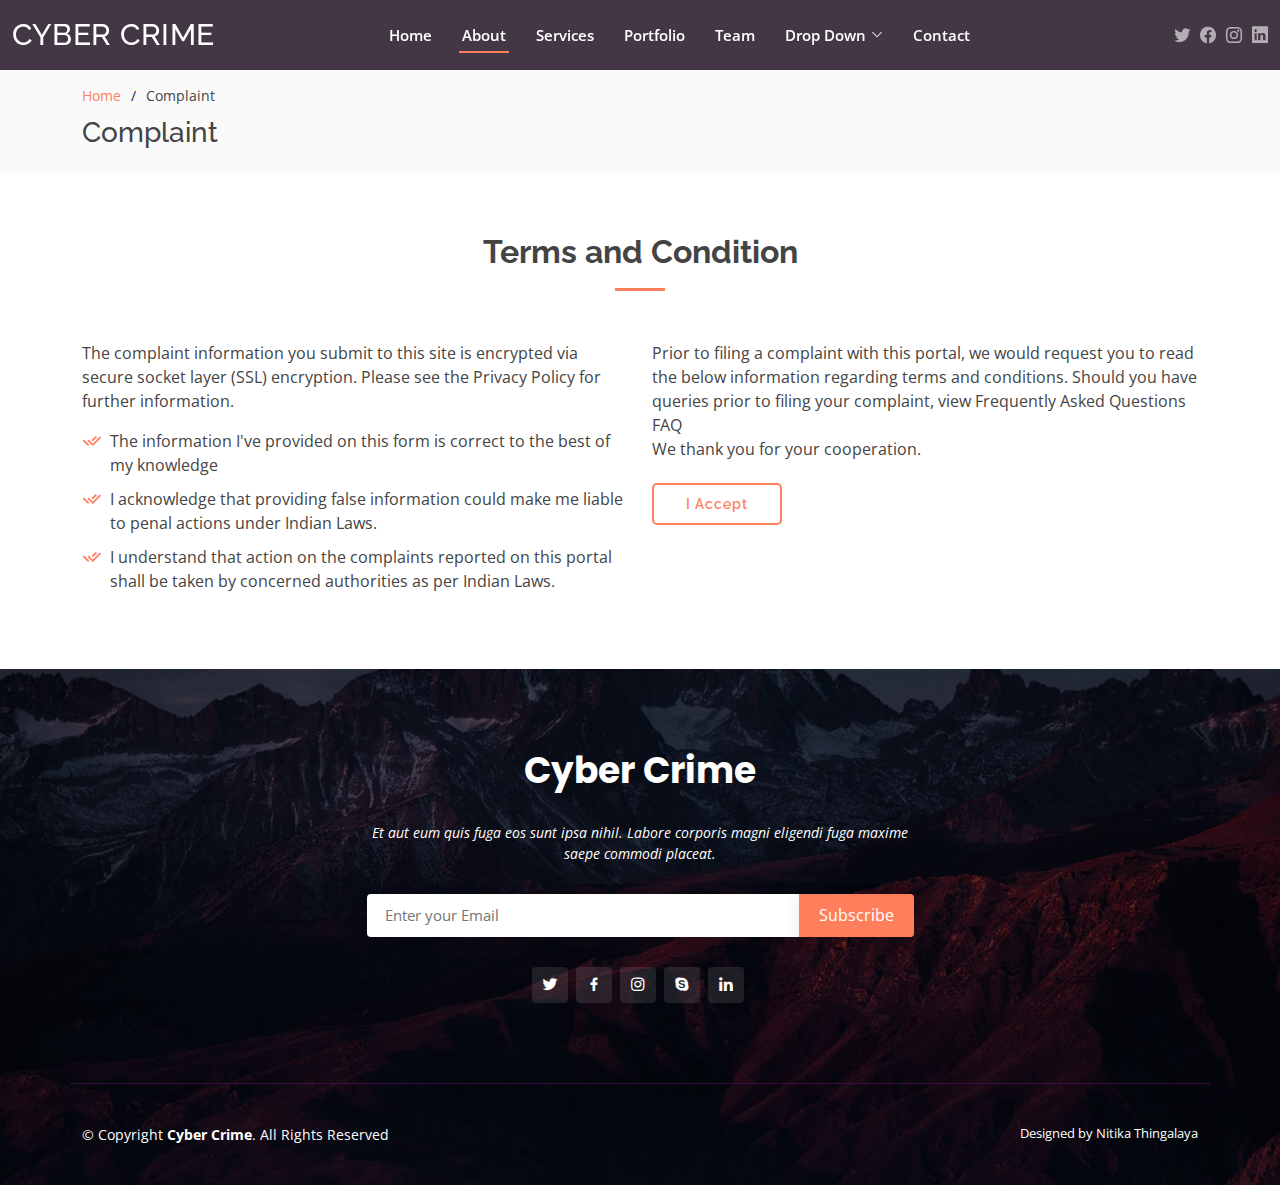
<file: complaint.html>
<!DOCTYPE html>
<html lang="en">

<head>
  <meta charset="utf-8">
  <meta content="width=device-width, initial-scale=1.0" name="viewport">

  <title>File a Complaint</title>
  <meta content="" name="description">
  <meta content="" name="keywords">

  <!-- Favicons -->
  <link href="assets/img/favicon.png" rel="icon">
  <link href="assets/img/apple-touch-icon.png" rel="apple-touch-icon">

  <!-- Google Fonts -->
  <link href="https://fonts.googleapis.com/css?family=Open+Sans:300,300i,400,400i,600,600i,700,700i|Raleway:300,300i,400,400i,500,500i,600,600i,700,700i|Poppins:300,300i,400,400i,500,500i,600,600i,700,700i" rel="stylesheet">

  <!-- Vendor CSS Files -->
  <link href="assets/vendor/bootstrap/css/bootstrap.min.css" rel="stylesheet">
  <link href="assets/vendor/bootstrap-icons/bootstrap-icons.css" rel="stylesheet">
  <link href="assets/vendor/boxicons/css/boxicons.min.css" rel="stylesheet">
  <link href="assets/vendor/glightbox/css/glightbox.min.css" rel="stylesheet">
  <link href="assets/vendor/remixicon/remixicon.css" rel="stylesheet">
  <link href="assets/vendor/swiper/swiper-bundle.min.css" rel="stylesheet">

  <!-- Template Main CSS File -->
  <link href="assets/css/style.css" rel="stylesheet">

  <!-- =======================================================
  * Template Name: Valera - v4.2.0
  * Template URL: https://bootstrapmade.com/valera-free-bootstrap-theme/
  * Author: BootstrapMade.com
  * License: https://bootstrapmade.com/license/
  ======================================================== -->
</head>

<body>

  <!-- ======= Header ======= -->
  <header id="header" class="d-flex align-items-center header-inner-pages">
    <div class="container-fluid d-flex align-items-center justify-content-lg-between">

      <h1 class="logo me-auto me-lg-0"><a href="index.html">Cyber Crime</a></h1>
      <!-- Uncomment below if you prefer to use an image logo -->
      <!-- <a href="index.html" class="logo me-auto me-lg-0"><img src="assets/img/logo.png" alt="" class="img-fluid"></a>-->

      <nav id="navbar" class="navbar order-last order-lg-0">
        <ul>
          <li><a class="nav-link scrollto " href="#hero">Home</a></li>
          <li><a class="nav-link scrollto" href="#about">About</a></li>
          <li><a class="nav-link scrollto" href="#services">Services</a></li>
          <li><a class="nav-link scrollto " href="#portfolio">Portfolio</a></li>
          <li><a class="nav-link scrollto" href="#team">Team</a></li>
          <li class="dropdown"><a href="#"><span>Drop Down</span> <i class="bi bi-chevron-down"></i></a>
            <ul>
              <li><a href="#">Drop Down 1</a></li>
              <li class="dropdown"><a href="#"><span>Deep Drop Down</span> <i class="bi bi-chevron-right"></i></a>
                <ul>
                  <li><a href="#">Deep Drop Down 1</a></li>
                  <li><a href="#">Deep Drop Down 2</a></li>
                  <li><a href="#">Deep Drop Down 3</a></li>
                  <li><a href="#">Deep Drop Down 4</a></li>
                  <li><a href="#">Deep Drop Down 5</a></li>
                </ul>
              </li>
              <li><a href="#">Drop Down 2</a></li>
              <li><a href="#">Drop Down 3</a></li>
              <li><a href="#">Drop Down 4</a></li>
            </ul>
          </li>
          <li><a class="nav-link scrollto" href="#contact">Contact</a></li>
        </ul>
        <i class="bi bi-list mobile-nav-toggle"></i>
      </nav><!-- .navbar -->

      <div class="header-social-links d-flex align-items-center">
        <a href="#" class="twitter"><i class="bi bi-twitter"></i></a>
        <a href="#" class="facebook"><i class="bi bi-facebook"></i></a>
        <a href="#" class="instagram"><i class="bi bi-instagram"></i></a>
        <a href="#" class="linkedin"><i class="bi bi-linkedin"></i></i></a>
      </div>

    </div>
  </header><!-- End Header -->      

  <main id="main">

    <!-- ======= Breadcrumbs ======= -->
    <section id="breadcrumbs" class="breadcrumbs">
      <div class="container">

        <ol>
          <li><a href="index.html">Home</a></li>
          <li>Complaint</li>
        </ol>
        <h2>Complaint</h2>

      </div>
    </section><!-- End Breadcrumbs -->

        <!-- ======= About Section ======= -->
        <section id="about" class="about">
          <div class="container">
    
            <div class="section-title">
              <h2>Terms and Condition</h2>
            </div>
    
            <div class="row content">
              <div class="col-lg-6">
                <p>
                  The complaint information you submit to this site is encrypted via secure socket layer (SSL) encryption. Please see the Privacy Policy for further information.
                </p>
                <ul>
                  <li><i class="ri-check-double-line"></i>The information I've provided on this form is correct to the best of my knowledge</li>
                  <li><i class="ri-check-double-line"></i> I acknowledge that providing false information could make me liable to penal actions under Indian Laws. </li>
                  <li><i class="ri-check-double-line"></i> I understand that action on the complaints reported on this portal shall be taken by concerned authorities as per Indian Laws.</li>
                </ul>
              </div>
              <div class="col-lg-6 pt-4 pt-lg-0">
                <p>
                  Prior to filing a complaint with this portal, we would request you to read the below information regarding terms and conditions. Should you have queries prior to filing your complaint, view Frequently Asked Questions FAQ
                <br>We thank you for your cooperation.
                </p>
                <a href="complaint/index.html" class="btn-learn-more">I Accept</a>
              </div>
            </div>
    
          </div>
        </section><!-- End About Section -->

  </main><!-- End #main -->

  <!-- ======= Footer ======= -->
  <footer id="footer">

    <div class="footer-top">

      <div class="container">

        <div class="row  justify-content-center">
          <div class="col-lg-6">
            <h3>Cyber Crime</h3>
            <p>Et aut eum quis fuga eos sunt ipsa nihil. Labore corporis magni eligendi fuga maxime saepe commodi placeat.</p>
          </div>
        </div>

        <div class="row footer-newsletter justify-content-center">
          <div class="col-lg-6">
            <form action="" method="post">
              <input type="email" name="email" placeholder="Enter your Email"><input type="submit" value="Subscribe">
            </form>
          </div>
        </div>

        <div class="social-links">
          <a href="#" class="twitter"><i class="bx bxl-twitter"></i></a>
          <a href="#" class="facebook"><i class="bx bxl-facebook"></i></a>
          <a href="#" class="instagram"><i class="bx bxl-instagram"></i></a>
          <a href="#" class="google-plus"><i class="bx bxl-skype"></i></a>
          <a href="#" class="linkedin"><i class="bx bxl-linkedin"></i></a>
        </div>

      </div>
    </div>

    <div class="container footer-bottom clearfix">
      <div class="copyright">
        &copy; Copyright <strong><span>Cyber Crime</span></strong>. All Rights Reserved
      </div>
      <div class="credits">
        <!-- All the links in the footer should remain intact. -->
        <!-- You can delete the links only if you purchased the pro version. -->
        <!-- Licensing information: https://bootstrapmade.com/license/ -->
        <!-- Purchase the pro version with working PHP/AJAX contact form: https://bootstrapmade.com/valera-free-bootstrap-theme/ -->
        Designed by Nitika Thingalaya
      </div>
    </div>
  </footer><!-- End Footer -->

  <div id="preloader"></div>
  <a href="#" class="back-to-top d-flex align-items-center justify-content-center"><i class="bi bi-arrow-up-short"></i></a>

  <!-- Vendor JS Files -->
  <script src="assets/vendor/bootstrap/js/bootstrap.bundle.min.js"></script>
  <script src="assets/vendor/glightbox/js/glightbox.min.js"></script>
  <script src="assets/vendor/isotope-layout/isotope.pkgd.min.js"></script>
  <script src="assets/vendor/php-email-form/validate.js"></script>
  <script src="assets/vendor/purecounter/purecounter.js"></script>
  <script src="assets/vendor/swiper/swiper-bundle.min.js"></script>

  <!-- Template Main JS File -->
  <script src="assets/js/main.js"></script>

</body>

</html>
</file>
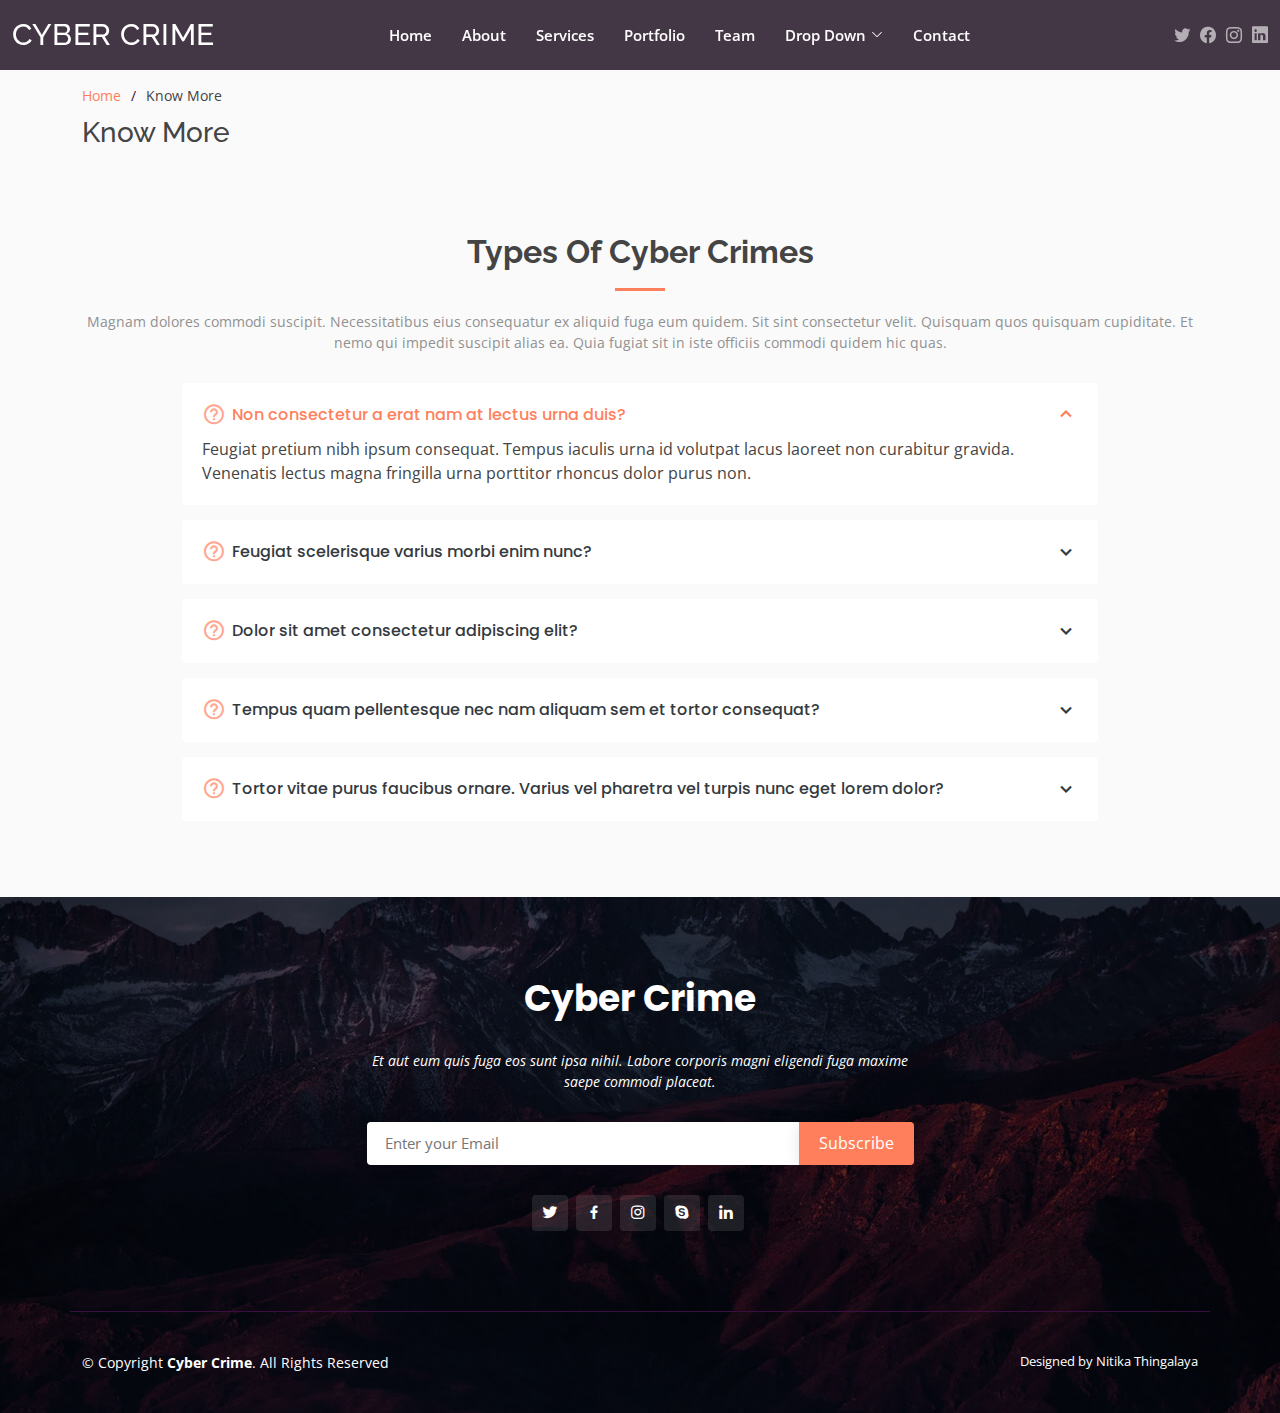
<file: knowmore.html>
<!DOCTYPE html>
<html lang="en">

<head>
  <meta charset="utf-8">
  <meta content="width=device-width, initial-scale=1.0" name="viewport">

  <title>Inner Page - Valera Bootstrap Template</title>
  <meta content="" name="description">
  <meta content="" name="keywords">

  <!-- Favicons -->
  <link href="assets/img/favicon.png" rel="icon">
  <link href="assets/img/apple-touch-icon.png" rel="apple-touch-icon">

  <!-- Google Fonts -->
  <link href="https://fonts.googleapis.com/css?family=Open+Sans:300,300i,400,400i,600,600i,700,700i|Raleway:300,300i,400,400i,500,500i,600,600i,700,700i|Poppins:300,300i,400,400i,500,500i,600,600i,700,700i" rel="stylesheet">

  <!-- Vendor CSS Files -->
  <link href="assets/vendor/bootstrap/css/bootstrap.min.css" rel="stylesheet">
  <link href="assets/vendor/bootstrap-icons/bootstrap-icons.css" rel="stylesheet">
  <link href="assets/vendor/boxicons/css/boxicons.min.css" rel="stylesheet">
  <link href="assets/vendor/glightbox/css/glightbox.min.css" rel="stylesheet">
  <link href="assets/vendor/remixicon/remixicon.css" rel="stylesheet">
  <link href="assets/vendor/swiper/swiper-bundle.min.css" rel="stylesheet">

  <!-- Template Main CSS File -->
  <link href="assets/css/style.css" rel="stylesheet">

  <!-- =======================================================
  * Template Name: Valera - v4.2.0
  * Template URL: https://bootstrapmade.com/valera-free-bootstrap-theme/
  * Author: BootstrapMade.com
  * License: https://bootstrapmade.com/license/
  ======================================================== -->
</head>

<body>

  <!-- ======= Header ======= -->
  <header id="header" class="d-flex align-items-center header-inner-pages">
    <div class="container-fluid d-flex align-items-center justify-content-lg-between">

      <h1 class="logo me-auto me-lg-0"><a href="index.html">Cyber Crime</a></h1>
      <!-- Uncomment below if you prefer to use an image logo -->
      <!-- <a href="index.html" class="logo me-auto me-lg-0"><img src="assets/img/logo.png" alt="" class="img-fluid"></a>-->

      <nav id="navbar" class="navbar order-last order-lg-0">
        <ul>
          <li><a class="nav-link scrollto " href="#hero">Home</a></li>
          <li><a class="nav-link scrollto" href="#about">About</a></li>
          <li><a class="nav-link scrollto" href="#services">Services</a></li>
          <li><a class="nav-link scrollto " href="#portfolio">Portfolio</a></li>
          <li><a class="nav-link scrollto" href="#team">Team</a></li>
          <li class="dropdown"><a href="#"><span>Drop Down</span> <i class="bi bi-chevron-down"></i></a>
            <ul>
              <li><a href="#">Drop Down 1</a></li>
              <li class="dropdown"><a href="#"><span>Deep Drop Down</span> <i class="bi bi-chevron-right"></i></a>
                <ul>
                  <li><a href="#">Deep Drop Down 1</a></li>
                  <li><a href="#">Deep Drop Down 2</a></li>
                  <li><a href="#">Deep Drop Down 3</a></li>
                  <li><a href="#">Deep Drop Down 4</a></li>
                  <li><a href="#">Deep Drop Down 5</a></li>
                </ul>
              </li>
              <li><a href="#">Drop Down 2</a></li>
              <li><a href="#">Drop Down 3</a></li>
              <li><a href="#">Drop Down 4</a></li>
            </ul>
          </li>
          <li><a class="nav-link scrollto" href="#contact">Contact</a></li>
        </ul>
        <i class="bi bi-list mobile-nav-toggle"></i>
      </nav><!-- .navbar -->

      <div class="header-social-links d-flex align-items-center">
        <a href="#" class="twitter"><i class="bi bi-twitter"></i></a>
        <a href="#" class="facebook"><i class="bi bi-facebook"></i></a>
        <a href="#" class="instagram"><i class="bi bi-instagram"></i></a>
        <a href="#" class="linkedin"><i class="bi bi-linkedin"></i></i></a>
      </div>

    </div>
  </header><!-- End Header -->

  <main id="main">

    <!-- ======= Breadcrumbs ======= -->
    <section id="breadcrumbs" class="breadcrumbs">
      <div class="container">

        <ol>
          <li><a href="index.html">Home</a></li>
          <li>Know More</li>
        </ol>
        <h2>Know More</h2>

      </div>
    </section><!-- End Breadcrumbs -->

    <section id="faq" class="faq section-bg">
      <div class="container">

        <div class="section-title">
          <h2>Types Of Cyber Crimes</h2>
          <p>Magnam dolores commodi suscipit. Necessitatibus eius consequatur ex aliquid fuga eum quidem. Sit sint consectetur velit. Quisquam quos quisquam cupiditate. Et nemo qui impedit suscipit alias ea. Quia fugiat sit in iste officiis commodi quidem hic quas.</p>
        </div>

        <div class="faq-list">
          <ul>
            <li data-aos="fade-up">
              <i class="bx bx-help-circle icon-help"></i> <a data-bs-toggle="collapse" class="collapse" data-bs-target="#faq-list-1">Non consectetur a erat nam at lectus urna duis? <i class="bx bx-chevron-down icon-show"></i><i class="bx bx-chevron-up icon-close"></i></a>
              <div id="faq-list-1" class="collapse show" data-bs-parent=".faq-list">
                <p>
                  Feugiat pretium nibh ipsum consequat. Tempus iaculis urna id volutpat lacus laoreet non curabitur gravida. Venenatis lectus magna fringilla urna porttitor rhoncus dolor purus non.
                </p>
              </div>
            </li>

            <li data-aos="fade-up" data-aos-delay="100">
              <i class="bx bx-help-circle icon-help"></i> <a data-bs-toggle="collapse" data-bs-target="#faq-list-2" class="collapsed">Feugiat scelerisque varius morbi enim nunc? <i class="bx bx-chevron-down icon-show"></i><i class="bx bx-chevron-up icon-close"></i></a>
              <div id="faq-list-2" class="collapse" data-bs-parent=".faq-list">
                <p>
                  Dolor sit amet consectetur adipiscing elit pellentesque habitant morbi. Id interdum velit laoreet id donec ultrices. Fringilla phasellus faucibus scelerisque eleifend donec pretium. Est pellentesque elit ullamcorper dignissim. Mauris ultrices eros in cursus turpis massa tincidunt dui.
                </p>
              </div>
            </li>

            <li data-aos="fade-up" data-aos-delay="200">
              <i class="bx bx-help-circle icon-help"></i> <a data-bs-toggle="collapse" data-bs-target="#faq-list-3" class="collapsed">Dolor sit amet consectetur adipiscing elit? <i class="bx bx-chevron-down icon-show"></i><i class="bx bx-chevron-up icon-close"></i></a>
              <div id="faq-list-3" class="collapse" data-bs-parent=".faq-list">
                <p>
                  Eleifend mi in nulla posuere sollicitudin aliquam ultrices sagittis orci. Faucibus pulvinar elementum integer enim. Sem nulla pharetra diam sit amet nisl suscipit. Rutrum tellus pellentesque eu tincidunt. Lectus urna duis convallis convallis tellus. Urna molestie at elementum eu facilisis sed odio morbi quis
                </p>
              </div>
            </li>

            <li data-aos="fade-up" data-aos-delay="300">
              <i class="bx bx-help-circle icon-help"></i> <a data-bs-toggle="collapse" data-bs-target="#faq-list-4" class="collapsed">Tempus quam pellentesque nec nam aliquam sem et tortor consequat? <i class="bx bx-chevron-down icon-show"></i><i class="bx bx-chevron-up icon-close"></i></a>
              <div id="faq-list-4" class="collapse" data-bs-parent=".faq-list">
                <p>
                  Molestie a iaculis at erat pellentesque adipiscing commodo. Dignissim suspendisse in est ante in. Nunc vel risus commodo viverra maecenas accumsan. Sit amet nisl suscipit adipiscing bibendum est. Purus gravida quis blandit turpis cursus in.
                </p>
              </div>
            </li>

            <li data-aos="fade-up" data-aos-delay="400">
              <i class="bx bx-help-circle icon-help"></i> <a data-bs-toggle="collapse" data-bs-target="#faq-list-5" class="collapsed">Tortor vitae purus faucibus ornare. Varius vel pharetra vel turpis nunc eget lorem dolor? <i class="bx bx-chevron-down icon-show"></i><i class="bx bx-chevron-up icon-close"></i></a>
              <div id="faq-list-5" class="collapse" data-bs-parent=".faq-list">
                <p>
                  Laoreet sit amet cursus sit amet dictum sit amet justo. Mauris vitae ultricies leo integer malesuada nunc vel. Tincidunt eget nullam non nisi est sit amet. Turpis nunc eget lorem dolor sed. Ut venenatis tellus in metus vulputate eu scelerisque.
                </p>
              </div>
            </li>

          </ul>
        </div>

      </div>
    </section><!-- End Frequently Asked Questions Section -->

  </main><!-- End #main -->

  <!-- ======= Footer ======= -->
  <footer id="footer">

    <div class="footer-top">

      <div class="container">

        <div class="row  justify-content-center">
          <div class="col-lg-6">
            <h3>Cyber Crime</h3>
            <p>Et aut eum quis fuga eos sunt ipsa nihil. Labore corporis magni eligendi fuga maxime saepe commodi placeat.</p>
          </div>
        </div>

        <div class="row footer-newsletter justify-content-center">
          <div class="col-lg-6">
            <form action="" method="post">
              <input type="email" name="email" placeholder="Enter your Email"><input type="submit" value="Subscribe">
            </form>
          </div>
        </div>

        <div class="social-links">
          <a href="#" class="twitter"><i class="bx bxl-twitter"></i></a>
          <a href="#" class="facebook"><i class="bx bxl-facebook"></i></a>
          <a href="#" class="instagram"><i class="bx bxl-instagram"></i></a>
          <a href="#" class="google-plus"><i class="bx bxl-skype"></i></a>
          <a href="#" class="linkedin"><i class="bx bxl-linkedin"></i></a>
        </div>

      </div>
    </div>

    <div class="container footer-bottom clearfix">
      <div class="copyright">
        &copy; Copyright <strong><span>Cyber Crime</span></strong>. All Rights Reserved
      </div>
      <div class="credits">
        <!-- All the links in the footer should remain intact. -->
        <!-- You can delete the links only if you purchased the pro version. -->
        <!-- Licensing information: https://bootstrapmade.com/license/ -->
        <!-- Purchase the pro version with working PHP/AJAX contact form: https://bootstrapmade.com/valera-free-bootstrap-theme/ -->
        Designed by Nitika Thingalaya
      </div>
    </div>
  </footer><!-- End Footer -->

  <div id="preloader"></div>
  <a href="#" class="back-to-top d-flex align-items-center justify-content-center"><i class="bi bi-arrow-up-short"></i></a>

  <!-- Vendor JS Files -->
  <script src="assets/vendor/bootstrap/js/bootstrap.bundle.min.js"></script>
  <script src="assets/vendor/glightbox/js/glightbox.min.js"></script>
  <script src="assets/vendor/isotope-layout/isotope.pkgd.min.js"></script>
  <script src="assets/vendor/php-email-form/validate.js"></script>
  <script src="assets/vendor/purecounter/purecounter.js"></script>
  <script src="assets/vendor/swiper/swiper-bundle.min.js"></script>

  <!-- Template Main JS File -->
  <script src="assets/js/main.js"></script>

</body>

</html>
</file>
<file: complaint/css/style.css>
@font-face {
  font-family: "Muli-Regular";
  src: url("../fonts/muli/Muli-Regular.ttf"); }
@font-face {
  font-family: "Muli-SemiBold";
  src: url("../fonts/muli/Muli-SemiBold.ttf"); }
* {
  -webkit-box-sizing: border-box;
  -moz-box-sizing: border-box;
  box-sizing: border-box; }

body {
  font-family: "Muli-Regular";
  font-size: 15px;
  color: #999;
  margin: 0; }

:focus {
  outline: none; }

textarea {
  resize: none; }

input, textarea, select, button {
  font-family: "Muli-Regular";
  font-size: 15px; }

p, h1, h2, h3, h4, h5, h6, ul {
  margin: 0; }

ul {
  padding: 0;
  margin: 0;
  list-style: none; }

a {
  text-decoration: none; }

textarea {
  resize: none; }

img {
  max-width: 100%; }

.wrapper {
  height: 100vh;
  background: #f9f6f1;
  display: flex;
  align-items: center;
  justify-content: center; }

.wizard {
  width: 920px;
  position: relative; }

.wizard > .steps {
  position: absolute;
  top: 27.44%;
  right: 30%;
  transform: translateX(50%);
  z-index: 9; }

.wizard > .steps .current-info, .wizard > .steps .number {
  display: none; }

.wizard > .steps ul {
  display: flex;
  justify-content: center; }

.wizard > .steps li a {
  display: inline-block;
  width: 12px;
  height: 12px;
  border-radius: 50%;
  background: #e9e0cf;
  margin-right: 78px;
  position: relative; }
  .wizard > .steps li a:before {
    content: "";
    width: 58px;
    height: 2px;
    background: #e9e0cf;
    position: absolute;
    right: 22px;
    top: 5px; }
  .wizard > .steps li a:after {
    content: "";
    width: 0;
    height: 2px;
    background: #6d7f52;
    position: absolute;
    left: -68px;
    top: 5px;
    transition: all 0.6s ease; }
.wizard > .steps li.first a {
  background: #6d7f52; }
.wizard > .steps li.checked a {
  background: #6d7f52; }
  .wizard > .steps li.checked a:after {
    width: 58px; }
.wizard > .steps li:last-child a {
  margin-right: 0; }
.wizard > .steps li:first-child a:before {
  display: none; }
.wizard > .steps li:first-child a:after {
  display: none; }

.wizard > .content {
  position: relative;
  height: 521px; }

.inner {
  display: flex;
  background: #fff;
  box-shadow: 0px 0px 5px 0px rgba(0, 0, 0, 0.2);
  -webkit-box-shadow: 0px 0px 5px 0px rgba(0, 0, 0, 0.2);
  -moz-box-shadow: 0px 0px 5px 0px rgba(0, 0, 0, 0.2);
  -ms-box-shadow: 0px 0px 5px 0px rgba(0, 0, 0, 0.2);
  -o-box-shadow: 0px 0px 5px 0px rgba(0, 0, 0, 0.2); }

.image-holder {
  width: 40%;
  height: 521px; }

.form-content {
  width: 60%;
  padding-top: 65px;
  padding-left: 51px;
  padding-right: 51px; }

.form-header {
  text-align: center; }

h3 {
  font-family: "Muli-SemiBold";
  font-size: 22px;
  color: #453e79;
  text-transform: uppercase;
  letter-spacing: 7px;
  padding: 5px 15px;
  display: inline-block;
  border: 1px solid #dad8e4;
  margin-bottom: 75px; }

p {
  font-family: "Muli-SemiBold";
  font-size: 20px;
  color: #6d7f52;
  text-align: center;
  margin-bottom: 26px; }

.form-row {
  display: flex;
  margin-bottom: 18px; }
  .form-row .form-holder {
    width: 50%;
    margin-right: 30px; }
    .form-row .form-holder:last-child {
      margin-right: 0; }
    .form-row .form-holder.w-100 {
      width: 100%;
      margin-right: 0; }
  .form-row .select {
    width: 50%;
    margin-right: 30px; }
    .form-row .select .form-holder {
      width: 100%;
      margin-right: 0; }

.select {
  position: relative; }
  .select .select-control {
    height: 37px;
    border-bottom: 2px solid #e6e6e6;
    width: 100%;
    color: #999;
    display: flex;
    align-items: center;
    cursor: pointer; }
  .select .dropdown {
    display: none;
    position: absolute;
    top: 100%;
    width: 100%;
    background: #fff;
    z-index: 9;
    border: 1px solid #81acee; }
    .select .dropdown li {
      padding: 5px 10px; }
      .select .dropdown li:hover {
        background: #81acee;
        color: #fff; }

.form-holder {
  position: relative; }
  .form-holder i {
    position: absolute;
    bottom: 7px;
    right: 0;
    font-size: 17px; }

.form-control {
  height: 37px;
  border: none;
  border-bottom: 2px solid #e6e6e6;
  width: 100%;
  color: #666; }
  .form-control:focus {
    border-color: #e9e0cf; }
  .form-control::-webkit-input-placeholder {
    color: #999; }
  .form-control::-moz-placeholder {
    color: #999; }
  .form-control:-ms-input-placeholder {
    color: #999; }
  .form-control:-moz-placeholder {
    color: #999; }

select.form-control {
  -moz-appearance: none;
  -webkit-appearance: none;
  cursor: pointer;
  color: #999; }
  select.form-control option[value=""][disabled] {
    display: none; }

textarea.form-control {
  padding: 8px 0;
  background: url("../images/textarea-bg.png") no-repeat right bottom 3px; }

.actions {
  position: absolute;
  bottom: 55px;
  right: 51px; }
  .actions ul {
    display: flex; }
  .actions li a {
    padding: 0;
    border: none;
    display: inline-flex;
    height: 41px;
    width: 135px;
    align-items: center;
    background: #e9e0cf;
    font-family: "Muli-SemiBold";
    color: #666;
    cursor: pointer;
    position: relative;
    padding-left: 28px; }
    .actions li a:before {
      content: '\f301';
      position: absolute;
      top: 14px;
      right: 28px;
      font-family: Material-Design-Iconic-Font; }
    .actions li a:hover {
      background: #cfc7b8; }
  .actions li:first-child a {
    width: 144px;
    padding-left: 48px; }
    .actions li:first-child a:before {
      content: '\f2ff';
      position: absolute;
      top: 14px;
      left: 26px;
      font-family: Material-Design-Iconic-Font; }
  .actions li:nth-child(2) a, .actions li:last-child a {
    margin-left: 20px; }
  .actions li:last-child a {
    width: 124px;
    background: #6d7f52;
    color: #fff; }
    .actions li:last-child a:hover {
      background: #849963; }
    .actions li:last-child a:before {
      content: '\f26b';
      position: absolute;
      top: 13px;
      right: 28px;
      font-family: Material-Design-Iconic-Font; }
  .actions li[aria-disabled="true"] a {
    opacity: 0;
    transition: all 1s; }
  .actions li[aria-disabled="false"] ~ li a {
    background: #6d7f52;
    color: #fff; }
    .actions li[aria-disabled="false"] ~ li a:hover {
      background: #849963; }

.checkbox-tick label {
  cursor: pointer;
  display: inline-block;
  padding-left: 23px;
  position: relative; }
  .checkbox-tick label.male {
    margin-right: 26px; }
.checkbox-tick input {
  position: absolute;
  opacity: 0;
  cursor: pointer; }
.checkbox-tick input:checked ~ .checkmark {
  background: #999; }
  .checkbox-tick input:checked ~ .checkmark:after {
    display: block; }
.checkbox-tick .checkmark {
  position: absolute;
  top: 3px;
  left: 0;
  height: 13px;
  width: 13px;
  border: 1px solid #999;
  border-radius: 50%;
  font-family: Material-Design-Iconic-Font;
  color: #fff;
  font-size: 11px; }
  .checkbox-tick .checkmark:after {
    top: 0;
    left: 2px;
    position: absolute;
    display: none;
    content: '\f26b'; }

.checkbox-circle {
  position: relative;
  padding-left: 23px;
  margin-top: 41px;
  width: 63%; }
  .checkbox-circle.mt-24 {
    margin-top: 24px; }
  .checkbox-circle label {
    cursor: pointer;
    color: #999;
    font-size: 13px;
    line-height: 1.9;
    transform: translateY(-5px); }
    .checkbox-circle label a {
      color: #6d7f52; }
      .checkbox-circle label a:hover {
        color: #89b843; }
  .checkbox-circle input {
    position: absolute;
    opacity: 0;
    cursor: pointer; }
  .checkbox-circle input:checked ~ .checkmark:after {
    display: block; }
  .checkbox-circle .checkmark {
    position: absolute;
    top: 6px;
    left: 0;
    height: 13px;
    width: 13px;
    border-radius: 50%;
    border: 1px solid #999; }
    .checkbox-circle .checkmark:after {
      content: "";
      top: 2px;
      left: 2px;
      width: 7px;
      height: 7px;
      border-radius: 50%;
      background: #999;
      position: absolute;
      display: none; }

@media (max-width: 991px) {
  .wizard {
    max-width: 768px; }

  .image-holder img {
    height: 521px;
    object-fit: cover;
   }
   }
@media (max-width: 767px) {
  .inner {
    display: block;
    box-shadow: none;
    -webkit-box-shadow: none;
    -moz-box-shadow: none;
    -ms-box-shadow: none;
    -o-box-shadow: none; }

  .image-holder {
    width: 100%; }
    .image-holder img {
      width: 100%; }

  .form-content {
    width: 100%;
    padding: 50px 20px 30px; }

  .form-row {
    display: block; }
    .form-row .form-holder, .form-row .select {
      width: 100%;
      margin-right: 0;
      margin-bottom: 18px; }

  .wrapper {
    height: 1201px;
    background: none; }

  .checkbox-circle {
    width: 100%; }

  .wizard {
    height: 100%; }
    .wizard > .steps {
      right: 50%;
      top: 52%;
      transform: translateX(50%); }

  .actions {
    right: 50%;
    transform: translateX(50%);
    bottom: 3%; } }

/*# sourceMappingURL=style.css.map */
</file>
<file: assets/css/style.css>
/**
* Template Name: Valera - v4.2.0
* Template URL: https://bootstrapmade.com/valera-free-bootstrap-theme/
* Author: BootstrapMade.com
* License: https://bootstrapmade.com/license/
*/

/*--------------------------------------------------------------
# General
--------------------------------------------------------------*/
body {
  font-family: "Open Sans", sans-serif;
  color: #444444;
}

a {
  color: #ff7f5d;
  text-decoration: none;
}

a:hover {
  color: #ffa790;
  text-decoration: none;
}

h1, h2, h3, h4, h5, h6 {
  font-family: "Raleway", sans-serif;
}

/*--------------------------------------------------------------
# Preloader
--------------------------------------------------------------*/
#preloader {
  position: fixed;
  top: 0;
  left: 0;
  right: 0;
  bottom: 0;
  z-index: 9999;
  overflow: hidden;
  background: #fff;
}

#preloader:before {
  content: "";
  position: fixed;
  top: calc(50% - 30px);
  left: calc(50% - 30px);
  border: 6px solid #ff7f5d;
  border-top-color: white;
  border-radius: 50%;
  width: 60px;
  height: 60px;
  -webkit-animation: animate-preloader 1s linear infinite;
  animation: animate-preloader 1s linear infinite;
}

@-webkit-keyframes animate-preloader {
  0% {
    transform: rotate(0deg);
  }
  100% {
    transform: rotate(360deg);
  }
}

@keyframes animate-preloader {
  0% {
    transform: rotate(0deg);
  }
  100% {
    transform: rotate(360deg);
  }
}

/*--------------------------------------------------------------
# Back to top button
--------------------------------------------------------------*/
.back-to-top {
  position: fixed;
  visibility: hidden;
  opacity: 0;
  right: 15px;
  bottom: 15px;
  z-index: 996;
  background: #ff7f5d;
  width: 40px;
  height: 40px;
  border-radius: 4px;
  transition: all 0.4s;
}

.back-to-top i {
  font-size: 28px;
  color: #fff;
  line-height: 0;
}

.back-to-top:hover {
  background: #ff9f86;
  color: #fff;
}

.back-to-top.active {
  visibility: visible;
  opacity: 1;
}

/*--------------------------------------------------------------
# Header
--------------------------------------------------------------*/
#header {
  background: rgba(21, 5, 23, 0.25);
  transition: all 0.5s;
  z-index: 997;
  position: relative;
  height: 70px;
}

@media (max-width: 992px) {
  #header {
    height: 60px;
  }
}

#header.fixed-top, #header.header-inner-pages {
  background: rgba(21, 5, 23, 0.8);
}

#header.fixed-top {
  position: fixed;
}

#header .logo {
  font-size: 30px;
  margin: 0;
  padding: 0;
  line-height: 1;
  font-weight: 500;
  letter-spacing: 0.5px;
  text-transform: uppercase;
}

#header .logo a {
  color: #fff;
}

#header .logo img {
  max-height: 40px;
}

.scrolled-offset {
  margin-top: 70px;
}

@media (max-width: 991px) {
  .scrolled-offset {
    margin-top: 60px;
  }
}

/*--------------------------------------------------------------
# Header Social Links
--------------------------------------------------------------*/
.header-social-links {
  padding-left: 20px;
}

.header-social-links a {
  color: rgba(255, 255, 255, 0.6);
  margin-left: 10px;
  display: inline-flex;
  align-items: center;
  justify-content: center;
  transition: 0.3s;
}

.header-social-links a i {
  line-height: 0;
}

.header-social-links a:hover {
  color: #fff;
}

@media (max-width: 768px) {
  .header-social-links {
    padding: 0 15px 0 0;
  }
}

/*--------------------------------------------------------------
# Navigation Menu
--------------------------------------------------------------*/
/**
* Desktop Navigation 
*/
.navbar {
  padding: 0;
}

.navbar ul {
  margin: 0;
  padding: 0;
  display: flex;
  list-style: none;
  align-items: center;
}

.navbar li {
  position: relative;
}

.navbar > ul > li {
  white-space: nowrap;
  padding: 10px 12px;
}

.navbar a {
  display: flex;
  align-items: center;
  justify-content: space-between;
  padding: 0 3px;
  font-size: 15px;
  font-weight: 600;
  white-space: nowrap;
  transition: 0.3s;
  color: white;
  position: relative;
}

.navbar a i {
  font-size: 12px;
  line-height: 0;
  margin-left: 5px;
}

.navbar > ul > li > a:before {
  content: "";
  position: absolute;
  width: 100%;
  height: 2px;
  bottom: -7px;
  left: 0;
  background-color: #ff7f5d;
  visibility: hidden;
  width: 0px;
  transition: all 0.3s ease-in-out 0s;
}

.navbar a:hover:before, .navbar li:hover > a:before, .navbar .active:before {
  visibility: visible;
  width: 100%;
}

.navbar a:hover, .navbar .active, .navbar li:hover > a {
  color: #fff;
}

.navbar .dropdown ul {
  display: block;
  position: absolute;
  left: 12px;
  top: calc(100% + 30px);
  margin: 0;
  padding: 10px 0;
  z-index: 99;
  opacity: 0;
  visibility: hidden;
  background: #fff;
  box-shadow: 0px 0px 30px rgba(127, 137, 161, 0.25);
  transition: 0.3s;
}

.navbar .dropdown ul li {
  min-width: 200px;
}

.navbar .dropdown ul a {
  padding: 10px 20px;
  font-size: 14px;
  text-transform: none;
  font-weight: 500;
  color: #150517;
}

.navbar .dropdown ul a i {
  font-size: 12px;
}

.navbar .dropdown ul a:hover, .navbar .dropdown ul .active:hover, .navbar .dropdown ul li:hover > a {
  color: #ff7f5d;
}

.navbar .dropdown:hover > ul {
  opacity: 1;
  top: 100%;
  visibility: visible;
}

.navbar .dropdown .dropdown ul {
  top: 0;
  left: calc(100% - 30px);
  visibility: hidden;
}

.navbar .dropdown .dropdown:hover > ul {
  opacity: 1;
  top: 0;
  left: 100%;
  visibility: visible;
}

@media (max-width: 1366px) {
  .navbar .dropdown .dropdown ul {
    left: -90%;
  }
  .navbar .dropdown .dropdown:hover > ul {
    left: -100%;
  }
}

/**
* Mobile Navigation 
*/
.mobile-nav-toggle {
  color: #fff;
  font-size: 28px;
  cursor: pointer;
  display: none;
  line-height: 0;
  transition: 0.5s;
}

@media (max-width: 991px) {
  .mobile-nav-toggle {
    display: block;
  }
  .navbar ul {
    display: none;
  }
}

.navbar-mobile {
  position: fixed;
  overflow: hidden;
  top: 0;
  right: 0;
  left: 0;
  bottom: 0;
  background: rgba(0, 0, 0, 0.9);
  transition: 0.3s;
  z-index: 999;
}

.navbar-mobile .mobile-nav-toggle {
  position: absolute;
  top: 15px;
  right: 15px;
}

.navbar-mobile ul {
  display: block;
  position: absolute;
  top: 55px;
  right: 15px;
  bottom: 15px;
  left: 15px;
  padding: 10px 0;
  background-color: #fff;
  overflow-y: auto;
  transition: 0.3s;
}

.navbar-mobile a {
  padding: 10px 20px;
  font-size: 15px;
  color: #150517;
}

.navbar-mobile > ul > li {
  padding: 0;
}

.navbar-mobile a:hover:before, .navbar-mobile li:hover > a:before, .navbar-mobile .active:before {
  visibility: hidden;
}

.navbar-mobile a:hover, .navbar-mobile .active, .navbar-mobile li:hover > a {
  color: #ff7f5d;
}

.navbar-mobile .getstarted {
  margin: 15px;
}

.navbar-mobile .dropdown ul {
  position: static;
  display: none;
  margin: 10px 20px;
  padding: 10px 0;
  z-index: 99;
  opacity: 1;
  visibility: visible;
  background: #fff;
  box-shadow: 0px 0px 30px rgba(127, 137, 161, 0.25);
}

.navbar-mobile .dropdown ul li {
  min-width: 200px;
}

.navbar-mobile .dropdown ul a {
  padding: 10px 20px;
}

.navbar-mobile .dropdown ul a i {
  font-size: 12px;
}

.navbar-mobile .dropdown ul a:hover, .navbar-mobile .dropdown ul .active:hover, .navbar-mobile .dropdown ul li:hover > a {
  color: #ff7f5d;
}

.navbar-mobile .dropdown > .dropdown-active {
  display: block;
}

/*--------------------------------------------------------------
# Hero Section
--------------------------------------------------------------*/
#hero {
  width: 100%;
  height: 100vh;
  background: url("../img/hero-bg.jpg") top center;
  background-size: cover;
  position: relative;
  margin-bottom: -70px;
}

@media (max-width: 992px) {
  #hero {
    margin-bottom: -60px;
  }
}

#hero:before {
  content: "";
  background: rgba(21, 5, 23, 0.5) linear-gradient(rgba(26, 0, 33, 0.5) 0%, rgba(26, 0, 33, 0.5) 5%, rgba(38, 6, 51, 0.5) 40%, rgba(147, 47, 69, 0.7) 76%, rgba(236, 97, 93, 0.7) 94%, rgba(236, 97, 93, 0.5) 100%) repeat scroll 0% 0%;
  position: absolute;
  bottom: 0;
  top: 0;
  left: 0;
  right: 0;
}

#hero .hero-container {
  position: absolute;
  bottom: 0;
  top: 0;
  left: 15px;
  right: 15px;
  display: flex;
  justify-content: center;
  align-items: center;
  flex-direction: column;
  text-align: center;
}

#hero h1 {
  margin: 0;
  font-size: 64px;
  font-weight: 700;
  line-height: 56px;
  text-transform: uppercase;
  color: #fff;
}

#hero h2 {
  color: #eee;
  margin: 15px 0 0 0;
  font-size: 24px;
}

#hero .btn-get-started {
  font-family: "Raleway", sans-serif;
  font-weight: 500;
  font-size: 16px;
  letter-spacing: 1px;
  display: inline-block;
  padding: 10px 40px;
  border-radius: 4px;
  transition: 0.5s;
  margin-top: 30px;
  border: 2px solid #fff;
  color: #fff;
}

#hero .btn-get-started:hover {
  background: #ff7f5d;
  border: 2px solid #ff7f5d;
}

@media (min-width: 1024px) {
  #hero {
    background-attachment: fixed;
  }
}

@media (max-width: 768px) {
  #hero h1 {
    font-size: 30px;
    line-height: 36px;
  }
  #hero h2 {
    font-size: 18px;
    line-height: 24px;
  }
}

/*--------------------------------------------------------------
# Sections General
--------------------------------------------------------------*/
section {
  padding: 60px 0;
  overflow: hidden;
}

.section-bg {
  background-color: #fafafa;
}

.section-title {
  text-align: center;
  padding-bottom: 30px;
}

.section-title h2 {
  font-size: 32px;
  font-weight: 700;
  margin-bottom: 20px;
  padding-bottom: 20px;
  position: relative;
}

.section-title h2::after {
  content: '';
  position: absolute;
  display: block;
  width: 50px;
  height: 3px;
  background: #ff7f5d;
  bottom: 0;
  left: calc(50% - 25px);
}

.section-title p {
  margin-bottom: 0;
  color: #919191;
  font-size: 14px;
}

/*--------------------------------------------------------------
# About
--------------------------------------------------------------*/
.about .content h3 {
  font-weight: 600;
  font-size: 26px;
}

.about .content ul {
  list-style: none;
  padding: 0;
}

.about .content ul li {
  padding-left: 28px;
  position: relative;
}

.about .content ul li + li {
  margin-top: 10px;
}

.about .content ul i {
  position: absolute;
  left: 0;
  top: 2px;
  font-size: 20px;
  color: #ff7f5d;
  line-height: 1;
}

.about .content p:last-child {
  margin-bottom: 0;
}

.about .content .btn-learn-more {
  font-family: "Raleway", sans-serif;
  font-weight: 600;
  font-size: 14px;
  letter-spacing: 1px;
  display: inline-block;
  padding: 12px 32px;
  border-radius: 5px;
  transition: 0.3s;
  line-height: 1;
  color: #ff7f5d;
  -webkit-animation-delay: 0.8s;
  animation-delay: 0.8s;
  margin-top: 6px;
  border: 2px solid #ff7f5d;
}

.about .content .btn-learn-more:hover {
  background: #ff7f5d;
  color: #fff;
  text-decoration: none;
}

/*--------------------------------------------------------------
# Counts
--------------------------------------------------------------*/
.counts {
  padding: 0;
}

.counts .counters span {
  font-size: 48px;
  display: block;
  color: #ff7f5d;
}

.counts .counters p {
  padding: 0;
  margin: 0 0 20px 0;
  font-family: "Raleway", sans-serif;
  font-size: 14px;
}

/*--------------------------------------------------------------
# Our Values
--------------------------------------------------------------*/
.our-values .card {
  border: 0;
  padding: 160px 20px 20px 20px;
  position: relative;
  width: 100%;
  background-size: cover;
  background-repeat: no-repeat;
  background-position: center center;
}

.our-values .card-body {
  z-index: 10;
  background: rgba(255, 255, 255, 0.9);
  padding: 15px 30px;
  box-shadow: 0px 2px 15px rgba(0, 0, 0, 0.1);
  transition: 0.3s;
  transition: ease-in-out 0.4s;
  border-radius: 5px;
}

.our-values .card-title {
  font-weight: 700;
  text-align: center;
  margin-bottom: 15px;
}

.our-values .card-title a {
  color: #150517;
}

.our-values .card-text {
  color: #5e5e5e;
}

.our-values .read-more a {
  color: #777777;
  text-transform: uppercase;
  font-weight: 600;
  font-size: 12px;
  transition: 0.4s;
}

.our-values .read-more a:hover {
  text-decoration: underline;
}

.our-values .card:hover .card-body {
  background: #ff7f5d;
}

.our-values .card:hover .read-more a, .our-values .card:hover .card-title, .our-values .card:hover .card-title a, .our-values .card:hover .card-text {
  color: #fff;
}

/*--------------------------------------------------------------
# Clients
--------------------------------------------------------------*/
.clients {
  padding: 15px 0;
  text-align: center;
}

.clients img {
  max-width: 45%;
  transition: all 0.4s ease-in-out;
  display: inline-block;
  padding: 15px 0;
  filter: grayscale(100);
}

.clients img:hover {
  filter: none;
  transform: scale(1.15);
}

@media (max-width: 768px) {
  .clients img {
    max-width: 40%;
  }
}

/*--------------------------------------------------------------
# Services
--------------------------------------------------------------*/
.services .icon-box {
  padding: 30px;
  position: relative;
  overflow: hidden;
  border-radius: 10px;
  background: #fff;
  box-shadow: 0 10px 29px 0 rgba(68, 88, 144, 0.1);
  transition: all 0.3s ease-in-out;
  height: 100%;
}

.services .icon-box:hover {
  transform: translateY(-5px);
}

.services .icon {
  position: absolute;
  left: -20px;
  top: calc(50% - 30px);
}

.services .icon i {
  font-size: 64px;
  line-height: 1;
  transition: 0.5s;
}

.services .title {
  margin-left: 40px;
  font-weight: 700;
  margin-bottom: 15px;
  font-size: 18px;
}

.services .title a {
  color: #111;
}

.services .icon-box:hover .title a {
  color: #ff7f5d;
}

.services .description {
  font-size: 14px;
  margin-left: 40px;
  line-height: 24px;
  margin-bottom: 0;
}

/*--------------------------------------------------------------
# Testimonials
--------------------------------------------------------------*/
.testimonials .testimonial-item {
  box-sizing: content-box;
  min-height: 320px;
}

.testimonials .testimonial-item .testimonial-img {
  width: 90px;
  border-radius: 50%;
  margin: -40px 0 0 40px;
  position: relative;
  z-index: 2;
  border: 6px solid #fff;
}

.testimonials .testimonial-item h3 {
  font-size: 18px;
  font-weight: bold;
  margin: 10px 0 5px 45px;
  color: #111;
}

.testimonials .testimonial-item h4 {
  font-size: 14px;
  color: #999;
  margin: 0 0 0 45px;
}

.testimonials .testimonial-item .quote-icon-left, .testimonials .testimonial-item .quote-icon-right {
  color: #ffbbaa;
  font-size: 26px;
}

.testimonials .testimonial-item .quote-icon-left {
  display: inline-block;
  left: -5px;
  position: relative;
}

.testimonials .testimonial-item .quote-icon-right {
  display: inline-block;
  right: -5px;
  position: relative;
  top: 10px;
}

.testimonials .testimonial-item p {
  font-style: italic;
  margin: 0 15px 0 15px;
  padding: 20px 20px 60px 20px;
  background: #fff;
  position: relative;
  border-radius: 6px;
  position: relative;
  z-index: 1;
}

.testimonials .swiper-pagination {
  margin-top: 20px;
  position: relative;
}

.testimonials .swiper-pagination .swiper-pagination-bullet {
  width: 12px;
  height: 12px;
  background-color: #fff;
  opacity: 1;
  border: 1px solid #ff7f5d;
}

.testimonials .swiper-pagination .swiper-pagination-bullet-active {
  background-color: #ff7f5d;
}

/*--------------------------------------------------------------
# Cta
--------------------------------------------------------------*/
.cta {
  background: #280a2c;
  background-size: cover;
  padding: 60px 0;
}

.cta h3 {
  color: #fff;
  font-size: 28px;
  font-weight: 700;
}

.cta p {
  color: #fff;
}

.cta .cta-btn {
  font-family: "Raleway", sans-serif;
  font-weight: 500;
  font-size: 14px;
  letter-spacing: 1px;
  display: inline-block;
  padding: 10px 35px;
  border-radius: 4px;
  transition: 0.5s;
  margin-top: 10px;
  border: 2px solid #fff;
  color: #fff;
}

.cta .cta-btn:hover {
  background: #ff7f5d;
  border: 2px solid #ff7f5d;
}

/*--------------------------------------------------------------
# Portfolio
--------------------------------------------------------------*/
.portfolio #portfolio-flters {
  list-style: none;
  margin-bottom: 20px;
}

.portfolio #portfolio-flters li {
  cursor: pointer;
  display: inline-block;
  margin: 0 15px 10px 15px;
  font-size: 16px;
  font-weight: 600;
  line-height: 1;
  text-transform: uppercase;
  color: #444444;
  transition: all 0.3s ease-in-out;
}

.portfolio #portfolio-flters li:hover, .portfolio #portfolio-flters li.filter-active {
  color: #ff7f5d;
}

.portfolio #portfolio-flters li.filter-active::before, .portfolio #portfolio-flters li.filter-active::after {
  color: #ff7f5d;
}

.portfolio .portfolio-item {
  margin-bottom: 30px;
}

.portfolio .portfolio-item .portfolio-img {
  overflow: hidden;
}

.portfolio .portfolio-item .portfolio-img img {
  transition: all 0.5s ease-in-out;
}

.portfolio .portfolio-item .portfolio-info {
  opacity: 0;
  position: absolute;
  left: 15px;
  bottom: 0;
  z-index: 3;
  right: 15px;
  transition: all ease-in-out 0.3s;
  background: rgba(0, 0, 0, 0.5);
  padding: 10px 15px;
}

.portfolio .portfolio-item .portfolio-info h4 {
  font-size: 18px;
  color: #fff;
  font-weight: 600;
  color: #fff;
  margin-bottom: 0px;
}

.portfolio .portfolio-item .portfolio-info p {
  color: white;
  font-size: 14px;
  margin-bottom: 0;
}

.portfolio .portfolio-item .portfolio-info .preview-link, .portfolio .portfolio-item .portfolio-info .details-link {
  position: absolute;
  right: 40px;
  font-size: 24px;
  top: calc(50% - 18px);
  color: #fff;
  transition: 0.3s;
}

.portfolio .portfolio-item .portfolio-info .preview-link:hover, .portfolio .portfolio-item .portfolio-info .details-link:hover {
  color: #ff7f5d;
}

.portfolio .portfolio-item .portfolio-info .details-link {
  right: 10px;
}

.portfolio .portfolio-item:hover .portfolio-img img {
  transform: scale(1.2);
}

.portfolio .portfolio-item:hover .portfolio-info {
  opacity: 1;
}

/*--------------------------------------------------------------
# Portfolio Details
--------------------------------------------------------------*/
.portfolio-details {
  padding-top: 40px;
}

.portfolio-details .portfolio-details-slider img {
  width: 100%;
}

.portfolio-details .portfolio-details-slider .swiper-pagination {
  margin-top: 20px;
  position: relative;
}

.portfolio-details .portfolio-details-slider .swiper-pagination .swiper-pagination-bullet {
  width: 12px;
  height: 12px;
  background-color: #fff;
  opacity: 1;
  border: 1px solid #ff7f5d;
}

.portfolio-details .portfolio-details-slider .swiper-pagination .swiper-pagination-bullet-active {
  background-color: #ff7f5d;
}

.portfolio-details .portfolio-info {
  padding: 30px;
  box-shadow: 0px 0 30px rgba(21, 5, 23, 0.08);
}

.portfolio-details .portfolio-info h3 {
  font-size: 22px;
  font-weight: 700;
  margin-bottom: 20px;
  padding-bottom: 20px;
  border-bottom: 1px solid #eee;
}

.portfolio-details .portfolio-info ul {
  list-style: none;
  padding: 0;
  font-size: 15px;
}

.portfolio-details .portfolio-info ul li + li {
  margin-top: 10px;
}

.portfolio-details .portfolio-description {
  padding-top: 30px;
}

.portfolio-details .portfolio-description h2 {
  font-size: 26px;
  font-weight: 700;
  margin-bottom: 20px;
}

.portfolio-details .portfolio-description p {
  padding: 0;
}

/*--------------------------------------------------------------
# Team
--------------------------------------------------------------*/
.team .member {
  margin-bottom: 20px;
  overflow: hidden;
  border-radius: 4px;
  background: #fff;
  box-shadow: 0 0 15px rgba(0, 0, 0, 0.05);
}

.team .member .member-img {
  position: relative;
  overflow: hidden;
}

.team .member .social {
  position: absolute;
  left: 0;
  bottom: 30px;
  right: 0;
  opacity: 0;
  transition: ease-in-out 0.3s;
  display: flex;
  justify-content: center;
  align-items: center;
}

.team .member .social a {
  transition: color 0.3s;
  color: #150517;
  margin: 0 3px;
  border-radius: 4px;
  width: 36px;
  height: 36px;
  background: rgba(255, 127, 93, 0.8);
  display: flex;
  justify-content: center;
  align-items: center;
  transition: ease-in-out 0.3s;
  color: #fff;
}

.team .member .social a i {
  line-height: 0;
}

.team .member .social a:hover {
  background: #ff7f5d;
}

.team .member .social i {
  font-size: 18px;
}

.team .member .member-info {
  padding: 25px 15px;
}

.team .member .member-info h4 {
  font-weight: 700;
  margin-bottom: 5px;
  font-size: 18px;
  color: #150517;
}

.team .member .member-info span {
  display: block;
  font-size: 13px;
  font-weight: 400;
  color: #aaaaaa;
}

.team .member .member-info p {
  font-style: italic;
  font-size: 14px;
  line-height: 26px;
  color: #777777;
}

.team .member:hover .social {
  opacity: 1;
  bottom: 15px;
}

/*--------------------------------------------------------------
# Pricing
--------------------------------------------------------------*/
.pricing .box {
  padding: 20px;
  background: #fff;
  text-align: center;
  box-shadow: 0px 0px 4px rgba(0, 0, 0, 0.12);
  border-radius: 5px;
  position: relative;
  overflow: hidden;
}

.pricing h3 {
  font-weight: 400;
  margin: -20px -20px 20px -20px;
  padding: 20px 15px;
  font-size: 16px;
  font-weight: 600;
  color: #777777;
  background: #f8f8f8;
}

.pricing h4 {
  font-size: 36px;
  color: #ff7f5d;
  font-weight: 600;
  font-family: "Poppins", sans-serif;
  margin-bottom: 20px;
}

.pricing h4 sup {
  font-size: 20px;
  top: -15px;
  left: -3px;
}

.pricing h4 span {
  color: #bababa;
  font-size: 16px;
  font-weight: 300;
}

.pricing ul {
  padding: 0;
  list-style: none;
  color: #444444;
  text-align: center;
  line-height: 20px;
  font-size: 14px;
}

.pricing ul li {
  padding-bottom: 16px;
}

.pricing ul i {
  color: #ff7f5d;
  font-size: 18px;
  padding-right: 4px;
}

.pricing ul .na {
  color: #ccc;
  text-decoration: line-through;
}

.pricing .btn-wrap {
  margin: 20px -20px -20px -20px;
  padding: 20px 15px;
  background: #f8f8f8;
  text-align: center;
}

.pricing .btn-buy {
  background: #ff7f5d;
  display: inline-block;
  padding: 8px 35px 9px 35px;
  border-radius: 4px;
  color: #fff;
  transition: none;
  font-size: 14px;
  font-weight: 400;
  font-family: "Raleway", sans-serif;
  font-weight: 600;
  transition: 0.3s;
}

.pricing .btn-buy:hover {
  background: #ff9377;
}

.pricing .featured h3 {
  color: #fff;
  background: #ff7f5d;
}

.pricing .advanced {
  width: 200px;
  position: absolute;
  top: 18px;
  right: -68px;
  transform: rotate(45deg);
  z-index: 1;
  font-size: 14px;
  padding: 1px 0 3px 0;
  background: #ff7f5d;
  color: #fff;
}

/*--------------------------------------------------------------
# Frequently Asked Questions
--------------------------------------------------------------*/
.faq .faq-list {
  padding: 0 100px;
}

.faq .faq-list ul {
  padding: 0;
  list-style: none;
}

.faq .faq-list li + li {
  margin-top: 15px;
}

.faq .faq-list li {
  padding: 20px;
  background: #fff;
  border-radius: 4px;
  position: relative;
}

.faq .faq-list a {
  display: block;
  position: relative;
  font-family: "Poppins", sans-serif;
  font-size: 16px;
  line-height: 24px;
  font-weight: 500;
  padding: 0 30px;
  outline: none;
  cursor: pointer;
}

.faq .faq-list .icon-help {
  font-size: 24px;
  position: absolute;
  right: 0;
  left: 20px;
  color: #ffa790;
}

.faq .faq-list .icon-show, .faq .faq-list .icon-close {
  font-size: 24px;
  position: absolute;
  right: 0;
  top: 0;
}

.faq .faq-list p {
  margin-bottom: 0;
  padding: 10px 0 0 0;
}

.faq .faq-list .icon-show {
  display: none;
}

.faq .faq-list a.collapsed {
  color: #343a40;
}

.faq .faq-list a.collapsed:hover {
  color: #ff7f5d;
}

.faq .faq-list a.collapsed .icon-show {
  display: inline-block;
}

.faq .faq-list a.collapsed .icon-close {
  display: none;
}

@media (max-width: 1200px) {
  .faq .faq-list {
    padding: 0;
  }
}

/*--------------------------------------------------------------
# Contact
--------------------------------------------------------------*/
.contact .info {
  width: 100%;
  background: #fff;
}

.contact .info i {
  font-size: 20px;
  color: #ff7f5d;
  float: left;
  width: 44px;
  height: 44px;
  background: #fff8f6;
  display: flex;
  justify-content: center;
  align-items: center;
  border-radius: 50px;
  transition: all 0.3s ease-in-out;
}

.contact .info h4 {
  padding: 0 0 0 60px;
  font-size: 22px;
  font-weight: 600;
  margin-bottom: 5px;
  color: #150517;
}

.contact .info p {
  padding: 0 0 0 60px;
  margin-bottom: 0;
  font-size: 14px;
  color: #62176b;
}

.contact .info .email, .contact .info .phone {
  margin-top: 40px;
}

.contact .info .email:hover i, .contact .info .address:hover i, .contact .info .phone:hover i {
  background: #ff7f5d;
  color: #fff;
}

.contact .php-email-form {
  width: 100%;
  background: #fff;
}

.contact .php-email-form .form-group {
  padding-bottom: 8px;
}

.contact .php-email-form .error-message {
  display: none;
  color: #fff;
  background: #ed3c0d;
  text-align: left;
  padding: 15px;
  font-weight: 600;
}

.contact .php-email-form .error-message br + br {
  margin-top: 25px;
}

.contact .php-email-form .sent-message {
  display: none;
  color: #fff;
  background: #18d26e;
  text-align: center;
  padding: 15px;
  font-weight: 600;
}

.contact .php-email-form .loading {
  display: none;
  background: #fff;
  text-align: center;
  padding: 15px;
}

.contact .php-email-form .loading:before {
  content: "";
  display: inline-block;
  border-radius: 50%;
  width: 24px;
  height: 24px;
  margin: 0 10px -6px 0;
  border: 3px solid #18d26e;
  border-top-color: #eee;
  -webkit-animation: animate-loading 1s linear infinite;
  animation: animate-loading 1s linear infinite;
}

.contact .php-email-form input, .contact .php-email-form textarea {
  border-radius: 4px;
  box-shadow: none;
  font-size: 14px;
}

.contact .php-email-form input:focus, .contact .php-email-form textarea:focus {
  border-color: #ff7f5d;
}

.contact .php-email-form input {
  height: 44px;
}

.contact .php-email-form textarea {
  padding: 10px 12px;
}

.contact .php-email-form button[type="submit"] {
  background: #ff7f5d;
  border: 0;
  padding: 10px 24px;
  color: #fff;
  transition: 0.4s;
  border-radius: 4px;
}

.contact .php-email-form button[type="submit"]:hover {
  background: #ff9377;
}

@-webkit-keyframes animate-loading {
  0% {
    transform: rotate(0deg);
  }
  100% {
    transform: rotate(360deg);
  }
}

@keyframes animate-loading {
  0% {
    transform: rotate(0deg);
  }
  100% {
    transform: rotate(360deg);
  }
}

/*--------------------------------------------------------------
# Breadcrumbs
--------------------------------------------------------------*/
.breadcrumbs {
  padding: 15px 0;
  background: #fafafa;
  min-height: 40px;
}

.breadcrumbs h2 {
  font-size: 28px;
  font-weight: 500;
}

.breadcrumbs ol {
  display: flex;
  flex-wrap: wrap;
  list-style: none;
  padding: 0 0 10px 0;
  margin: 0;
  font-size: 14px;
}

.breadcrumbs ol li + li {
  padding-left: 10px;
}

.breadcrumbs ol li + li::before {
  display: inline-block;
  padding-right: 10px;
  color: #3b0e41;
  content: "/";
}

/*--------------------------------------------------------------
# Footer
--------------------------------------------------------------*/
#footer {
  background: url("../img/footer-bg.jpg") center center no-repeat;
  color: #fff;
  font-size: 14px;
  position: relative;
}

#footer::before {
  content: "";
  position: absolute;
  left: 0;
  right: 0;
  top: 0;
  bottom: 0;
  background: rgba(2, 0, 2, 0.6);
  z-index: 1;
}

#footer .footer-top {
  position: relative;
  z-index: 2;
  text-align: center;
  padding: 80px 0;
}

#footer .footer-top h3 {
  font-size: 36px;
  font-weight: 700;
  color: #fff;
  position: relative;
  font-family: "Poppins", sans-serif;
  padding-bottom: 0;
  margin-bottom: 0;
}

#footer .footer-top p {
  font-size: 15;
  font-style: italic;
  margin: 30px 0 0 0;
  padding: 0;
}

#footer .footer-top .footer-newsletter {
  text-align: center;
  font-size: 15px;
  margin-top: 30px;
}

#footer .footer-top .footer-newsletter form {
  background: #fff;
  padding: 6px 10px;
  position: relative;
  border-radius: 4px;
  box-shadow: 0px 2px 15px rgba(0, 0, 0, 0.1);
  text-align: left;
}

#footer .footer-top .footer-newsletter form input[type="email"] {
  border: 0;
  padding: 4px 8px;
  width: calc(100% - 100px);
}

#footer .footer-top .footer-newsletter form input[type="submit"] {
  position: absolute;
  top: 0;
  right: -1px;
  bottom: 0;
  border: 0;
  background: none;
  font-size: 16px;
  padding: 0 20px;
  background: #ff7f5d;
  color: #fff;
  transition: 0.3s;
  border-radius: 0 4px 4px 0;
  box-shadow: 0px 2px 15px rgba(0, 0, 0, 0.1);
}

#footer .footer-top .footer-newsletter form input[type="submit"]:hover {
  background: #ff9377;
}

#footer .footer-top .social-links {
  margin-top: 30px;
}

#footer .footer-top .social-links a {
  font-size: 18px;
  display: inline-block;
  background: rgba(255, 255, 255, 0.1);
  color: #fff;
  line-height: 1;
  padding: 8px 0;
  margin-right: 4px;
  border-radius: 4px;
  text-align: center;
  width: 36px;
  height: 36px;
  transition: 0.3s;
}

#footer .footer-top .social-links a:hover {
  background: #ff7f5d;
  color: #fff;
  text-decoration: none;
}

#footer .footer-bottom {
  border-top: 1px solid #3b0e41;
  z-index: 2;
  position: relative;
  padding-top: 40px;
  padding-bottom: 40px;
}

#footer .copyright {
  float: left;
}

#footer .credits {
  float: right;
  font-size: 13px;
}

@media (max-width: 768px) {
  #footer .copyright, #footer .credits {
    float: none;
    text-align: center;
  }
  #footer .credits {
    padding-top: 5px;
  }
}
</file>
